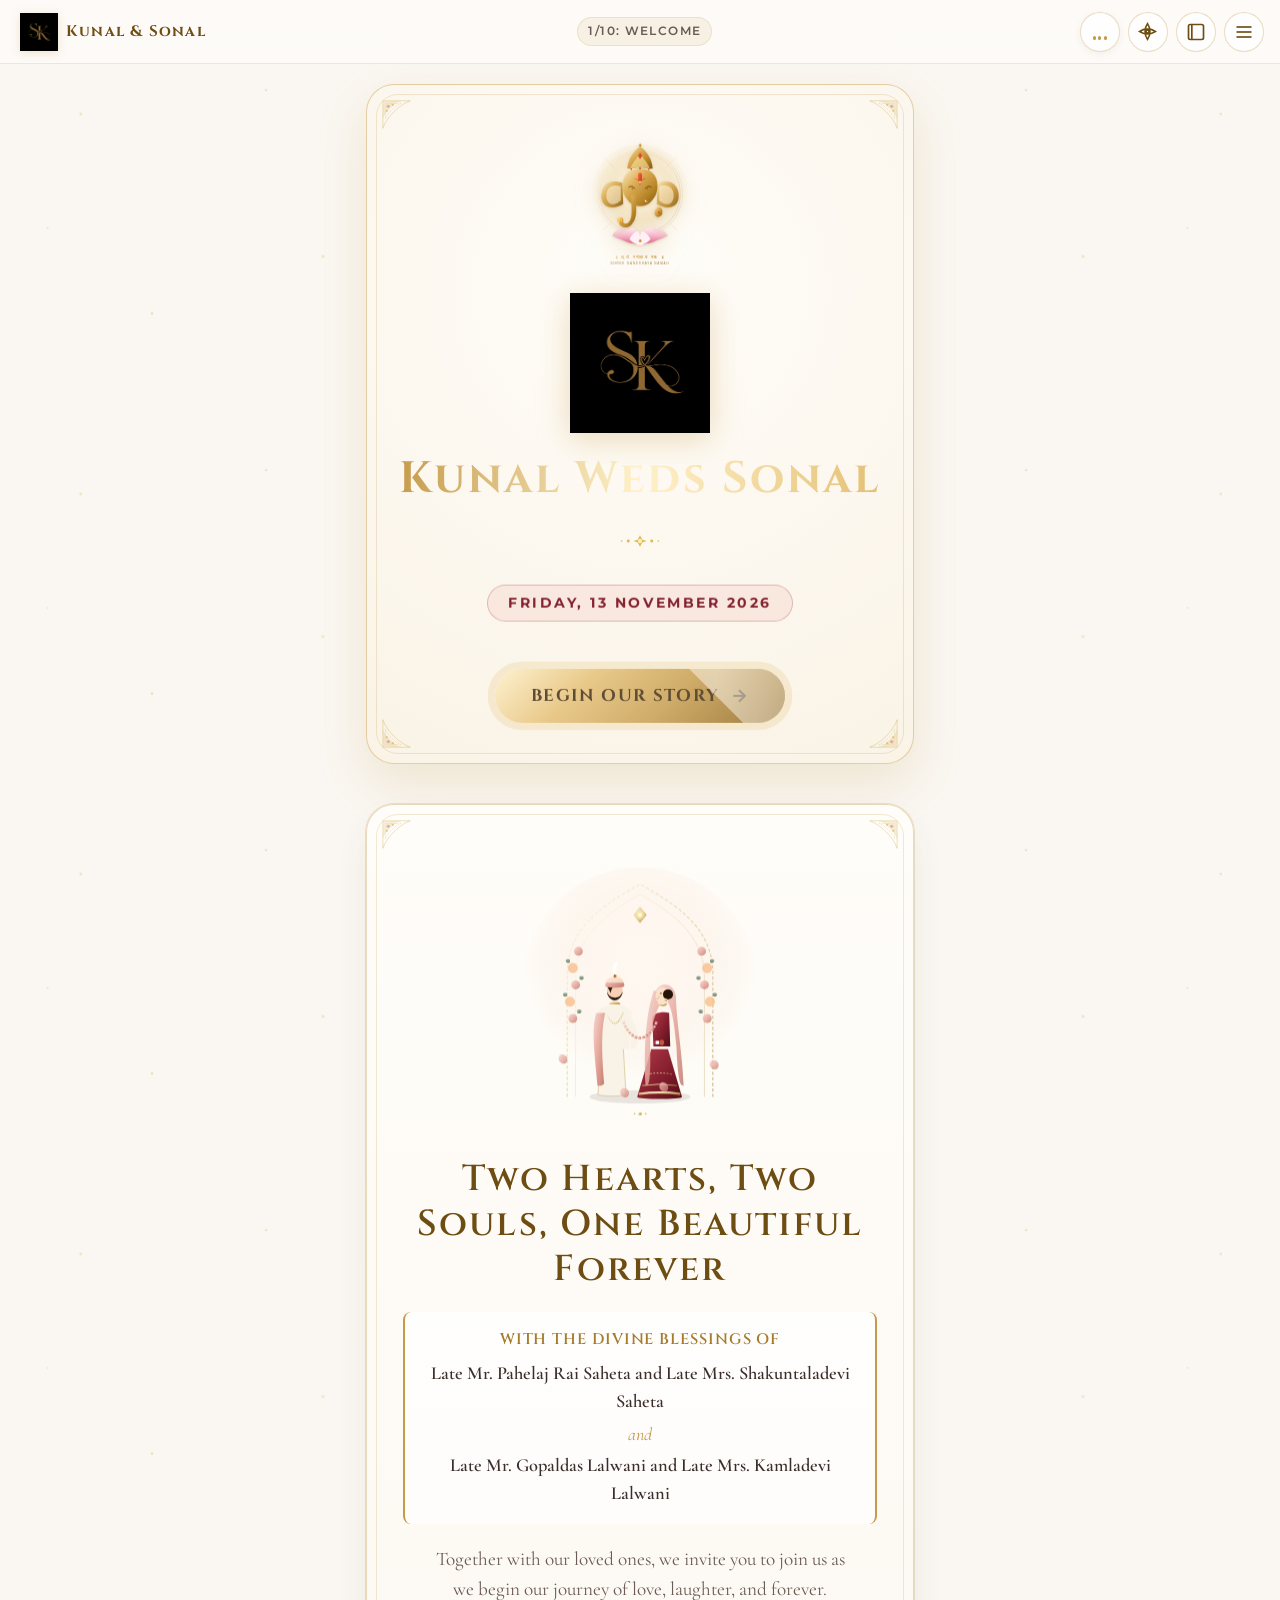
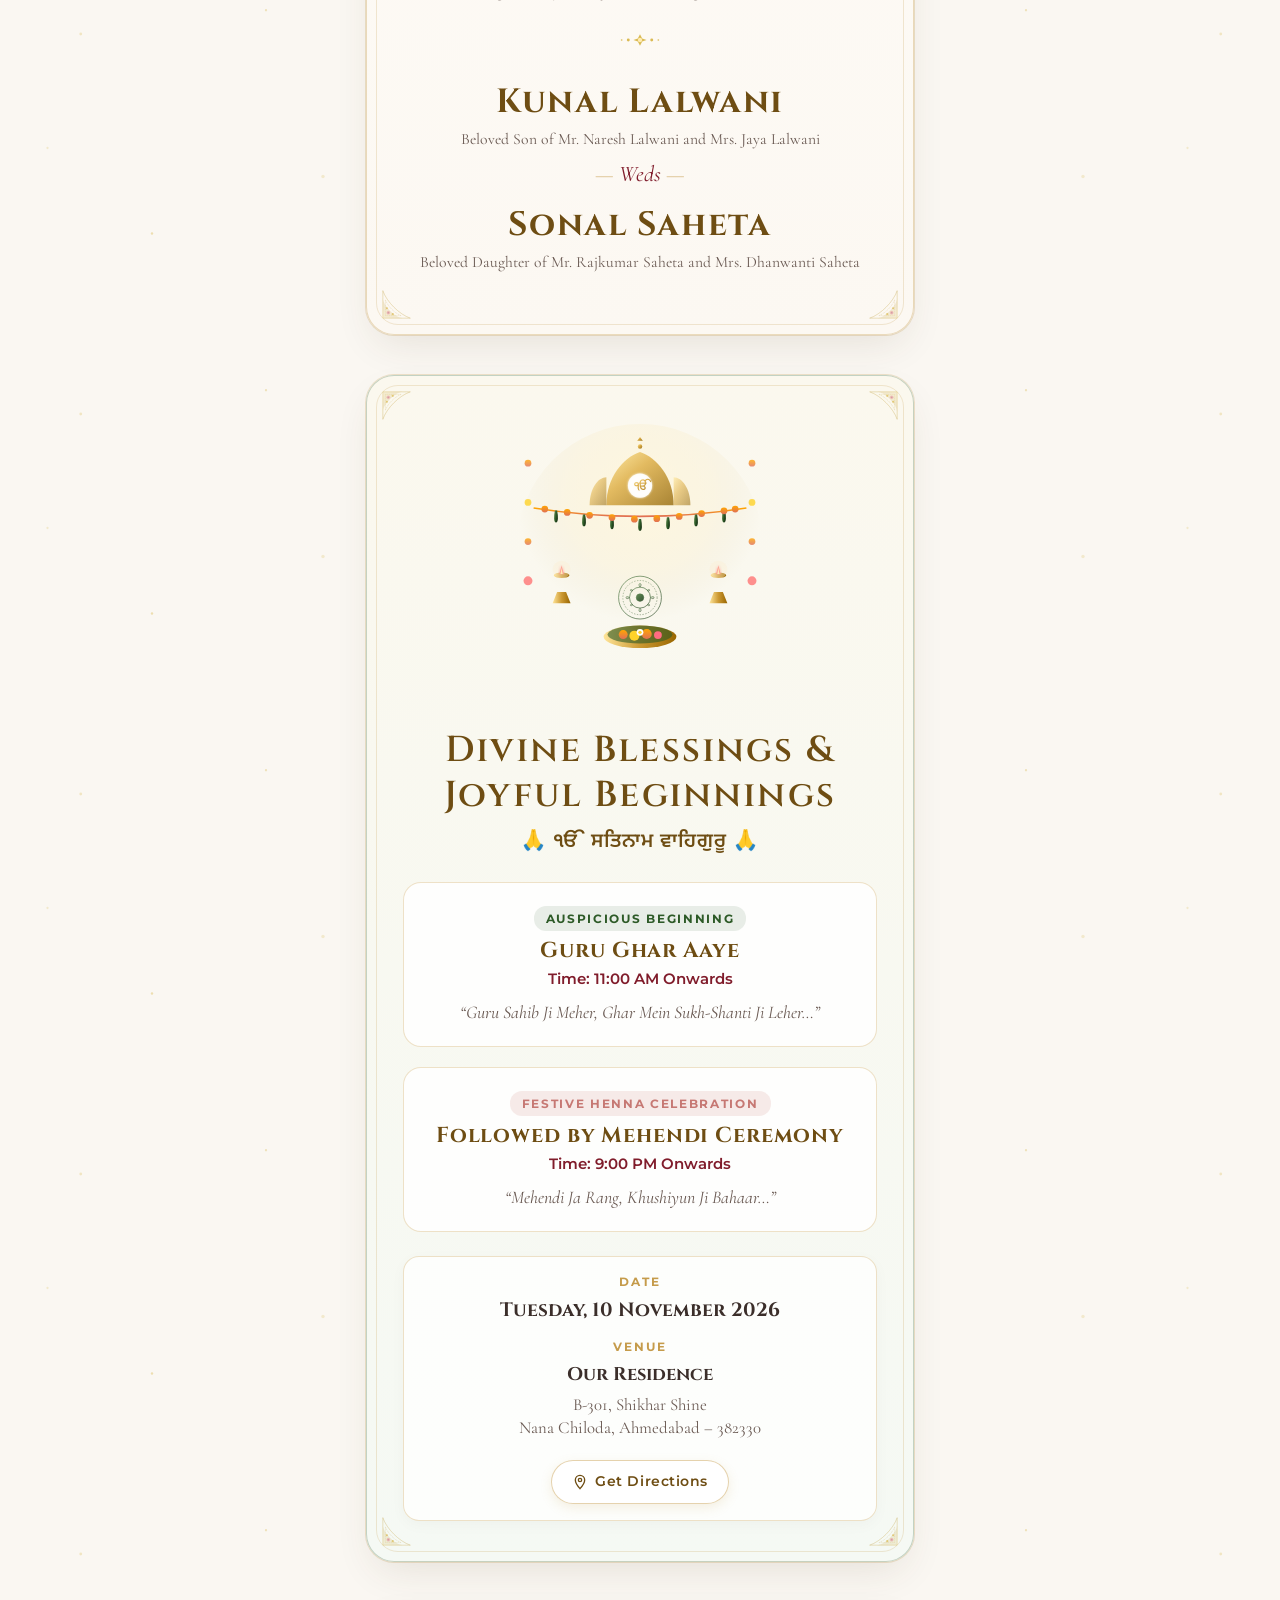
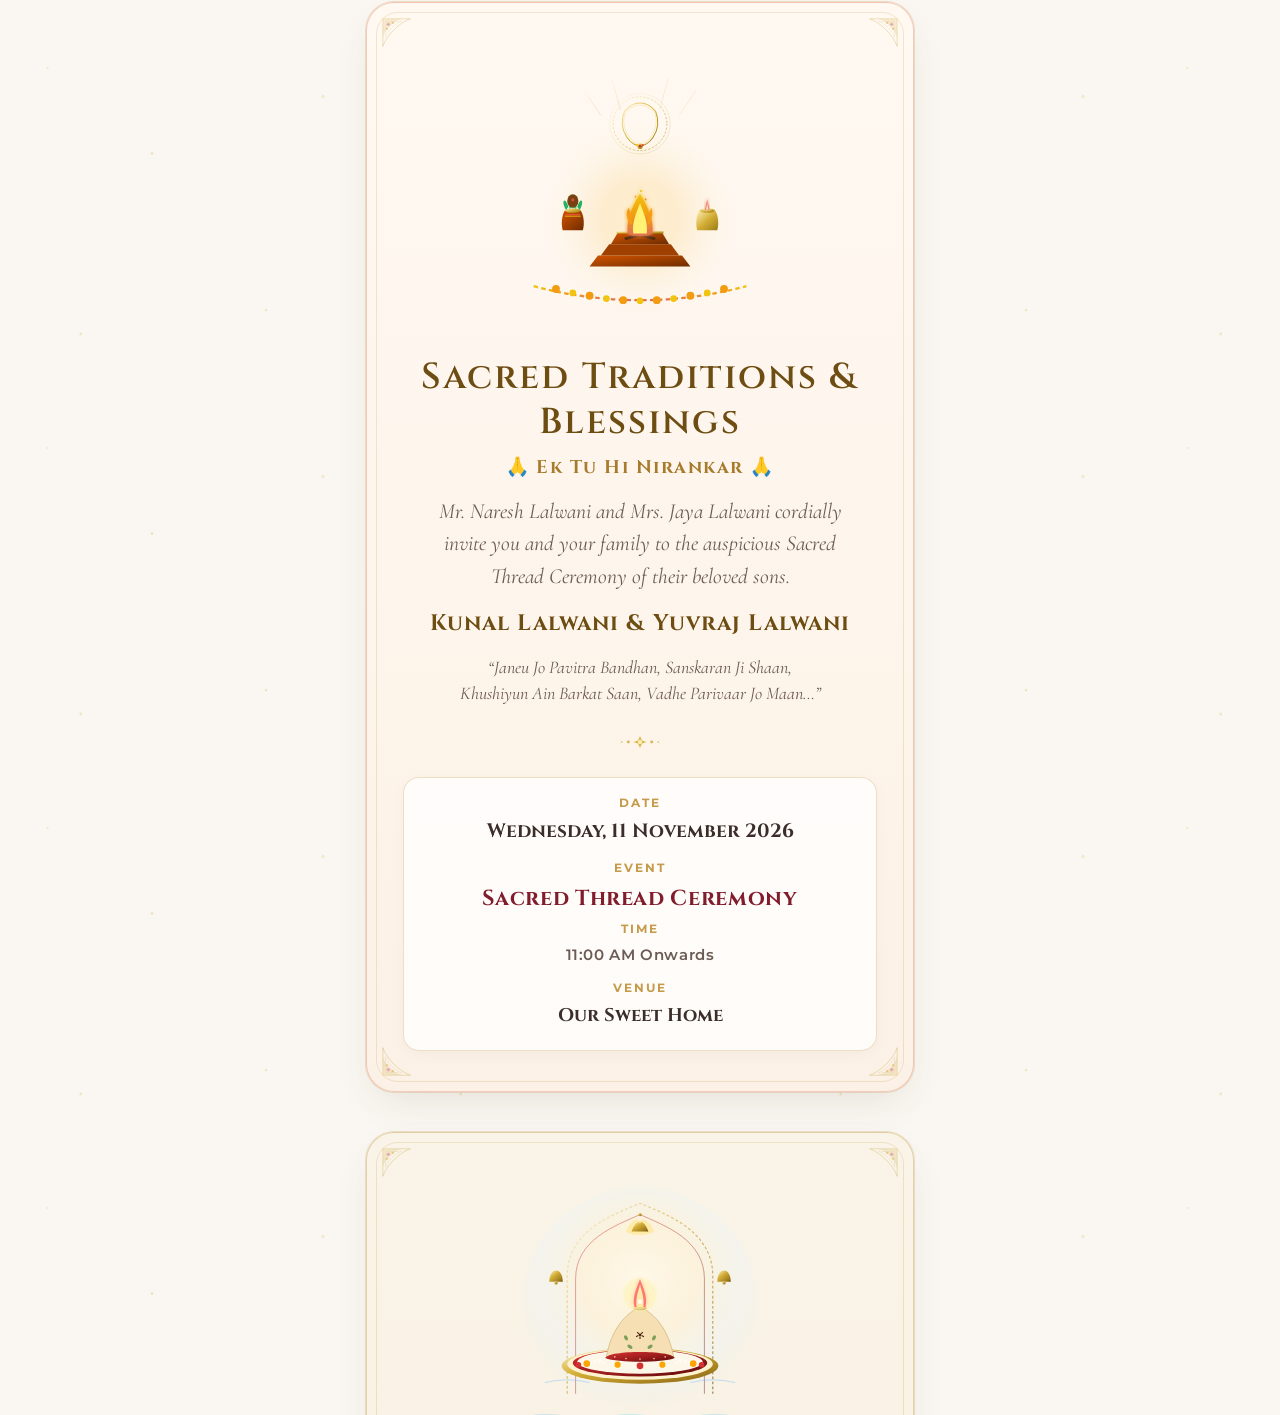
<file: index.html>
<!DOCTYPE html>
<html lang="en">
<head>
  <meta charset="UTF-8">
  <meta name="viewport" content="width=device-width, initial-scale=1.0">
  <meta http-equiv="refresh" content="0; url=Wedding%20invitation/">
  <title>Kunal Weds Sonal</title>
</head>
<body>
  <p>Opening the wedding invitation...</p>
  <p>
    If it doesn't open automatically,
    <a href="Wedding%20invitation/">click here</a>.
  </p>
</body>
</html>
</file>
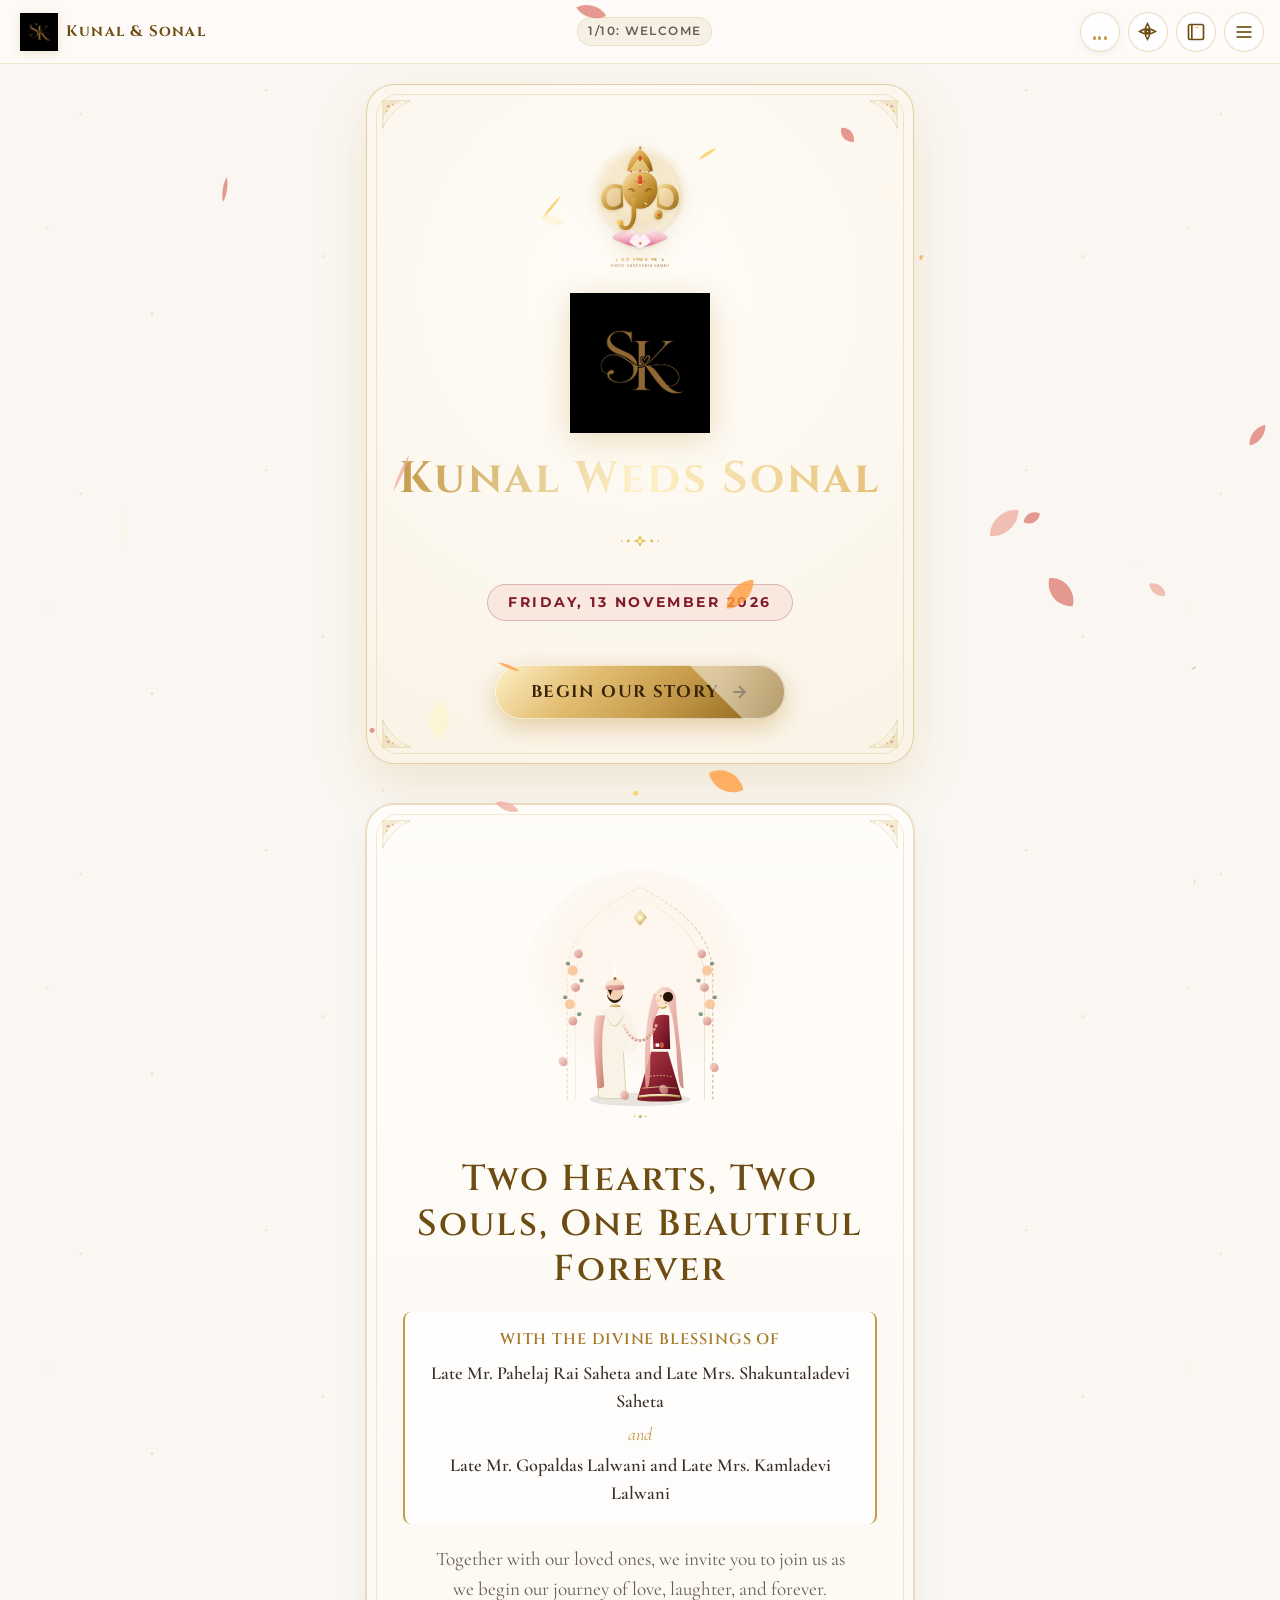
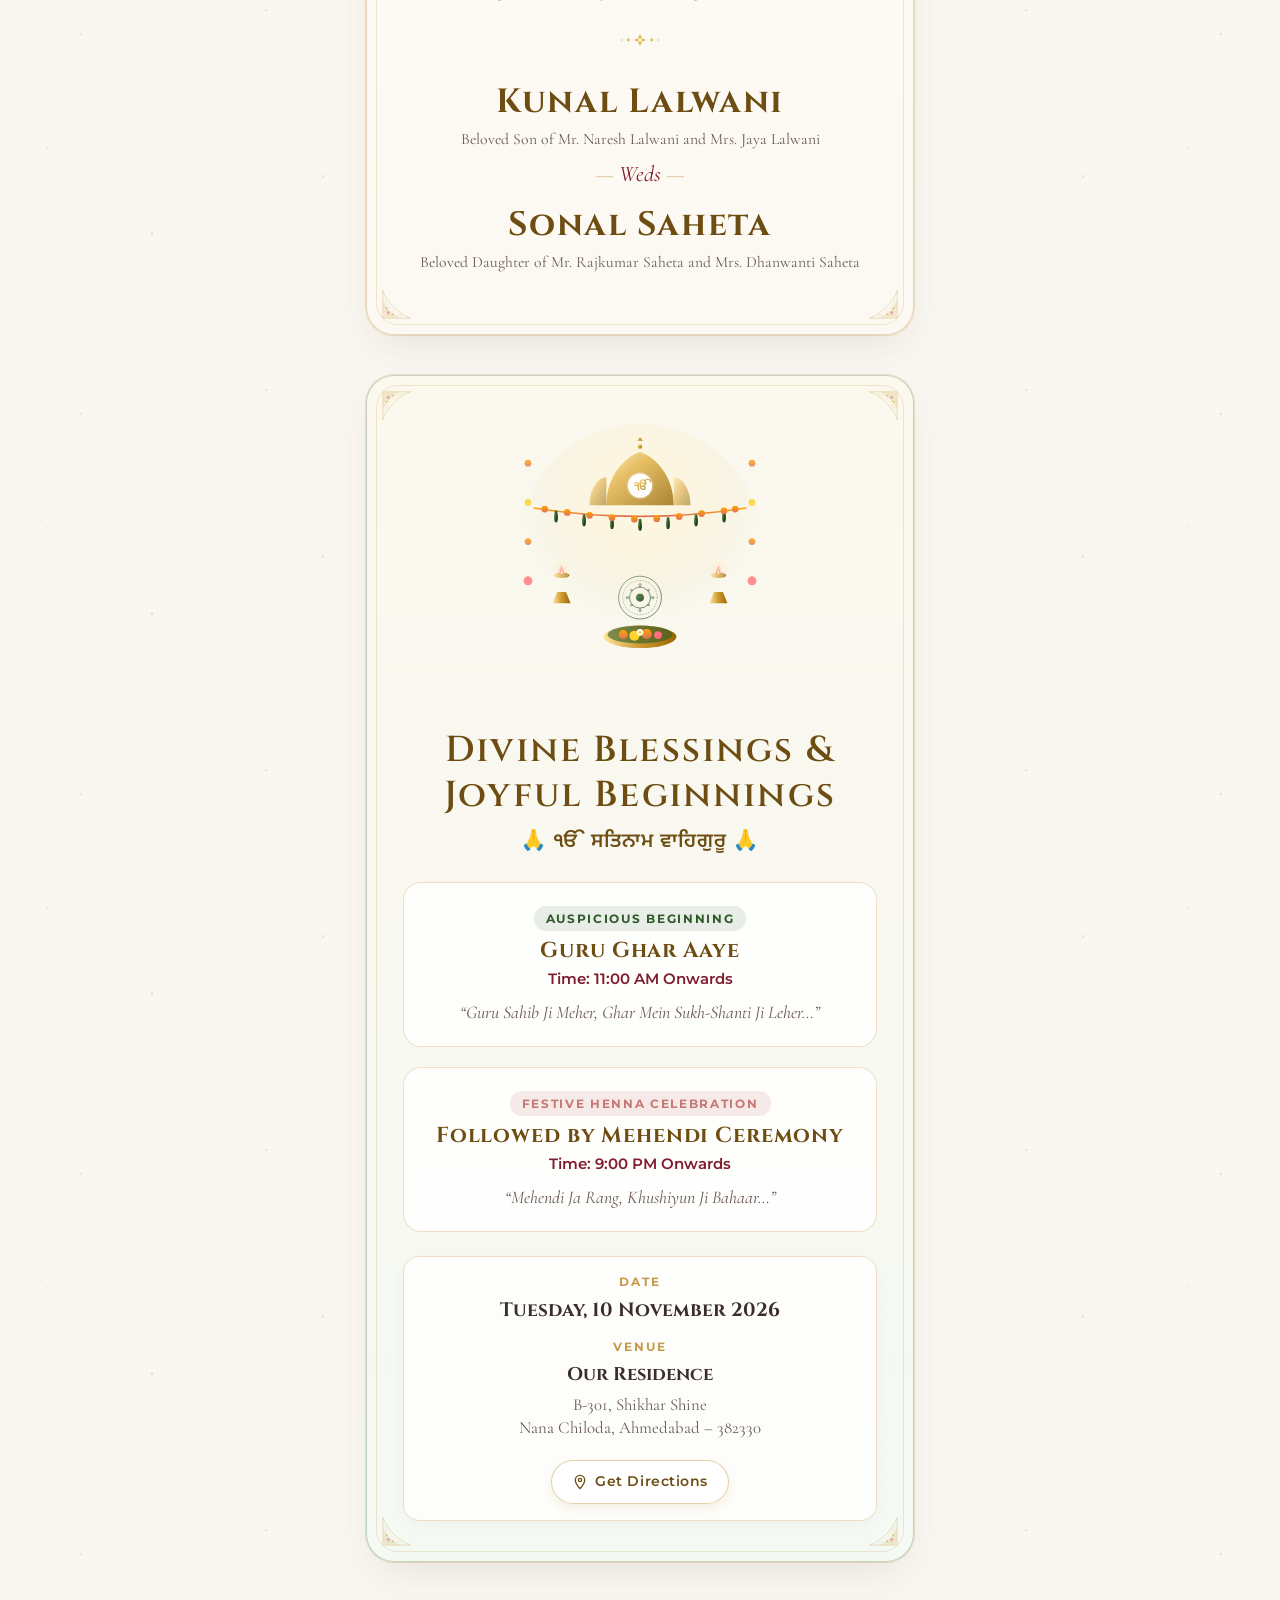
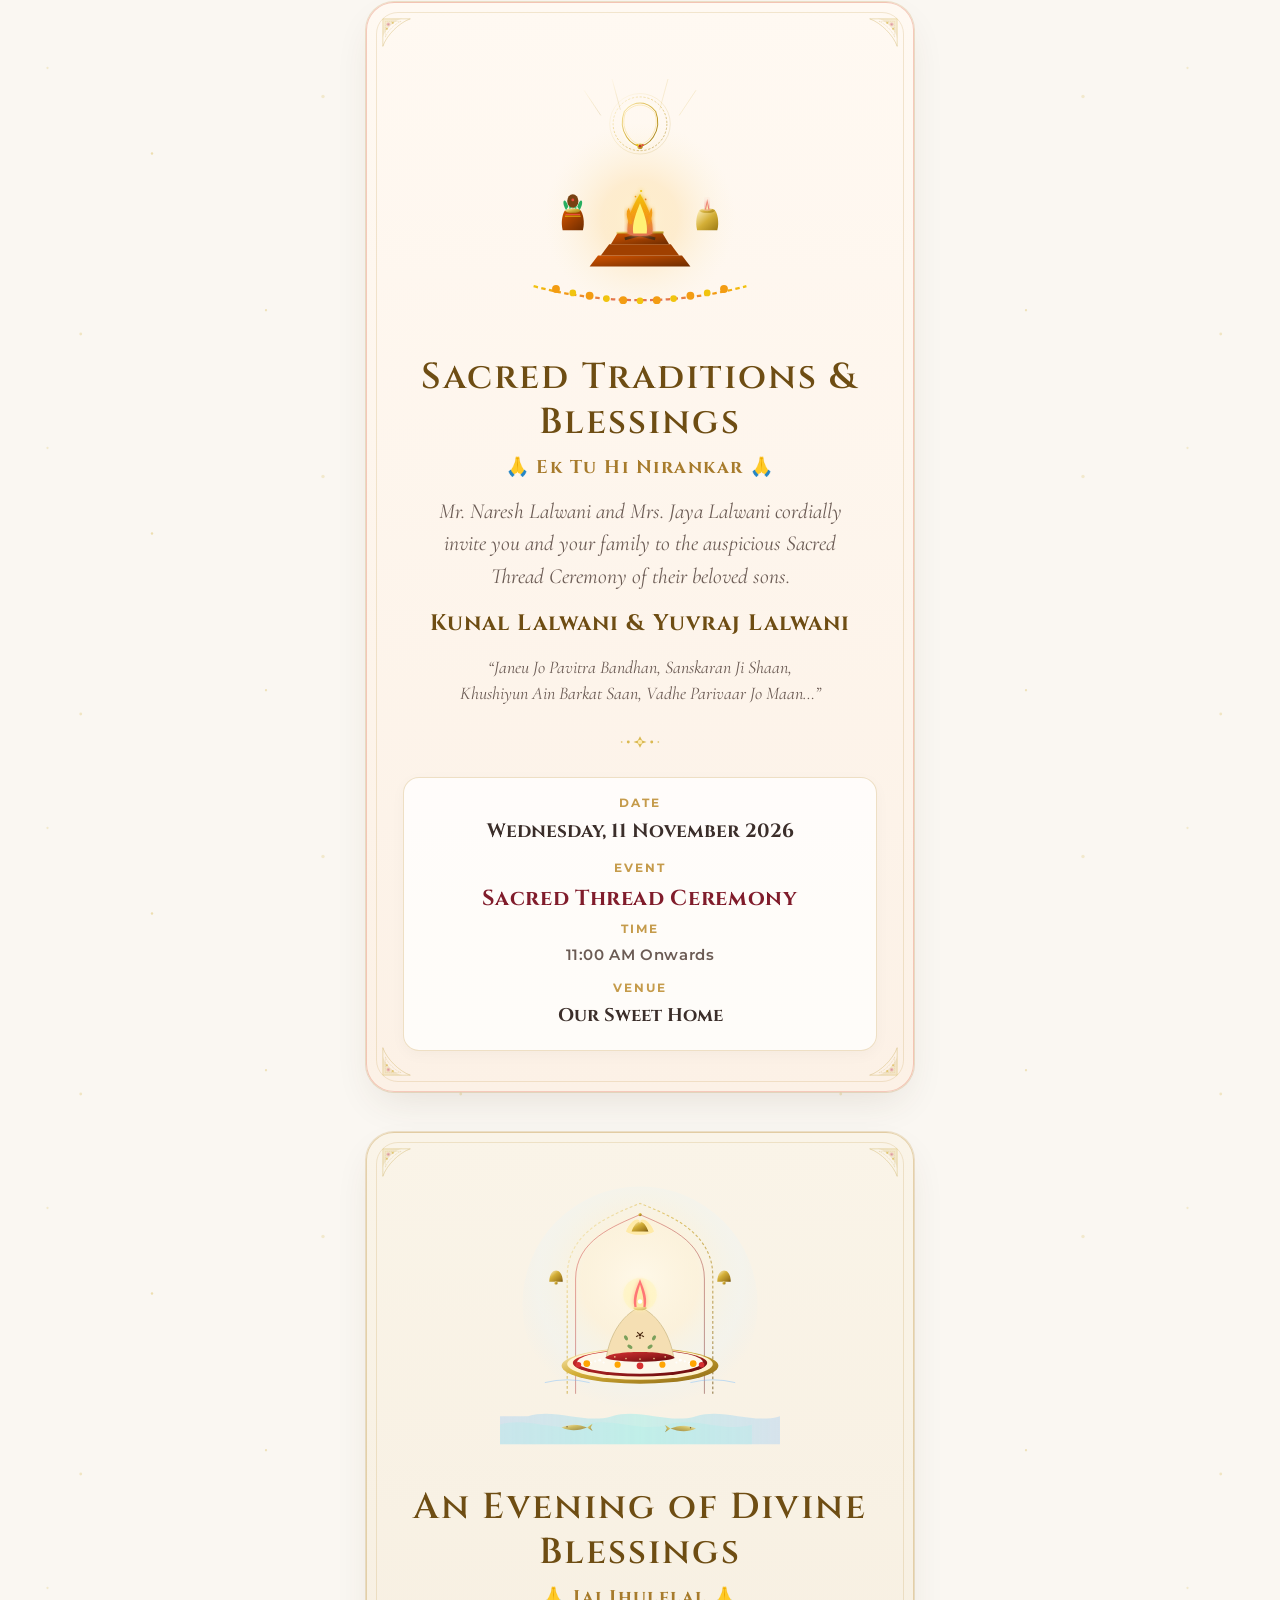
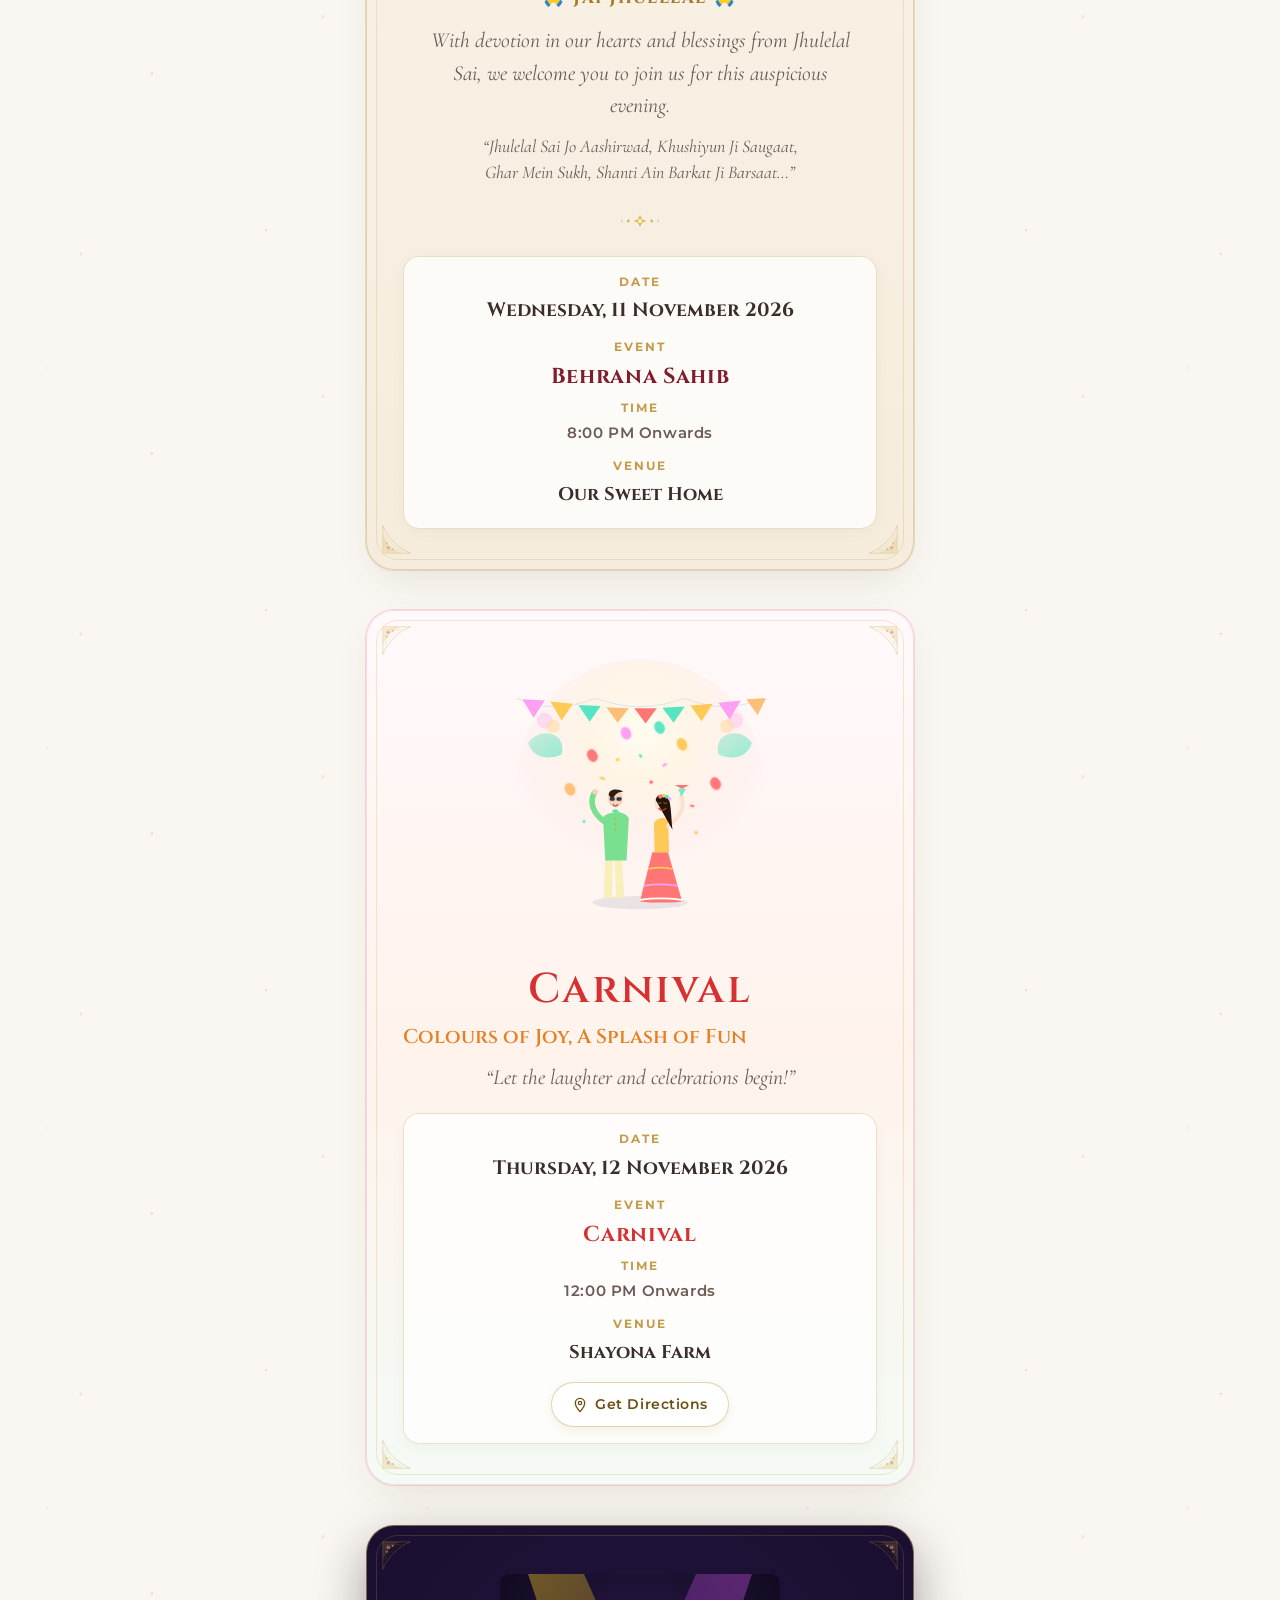
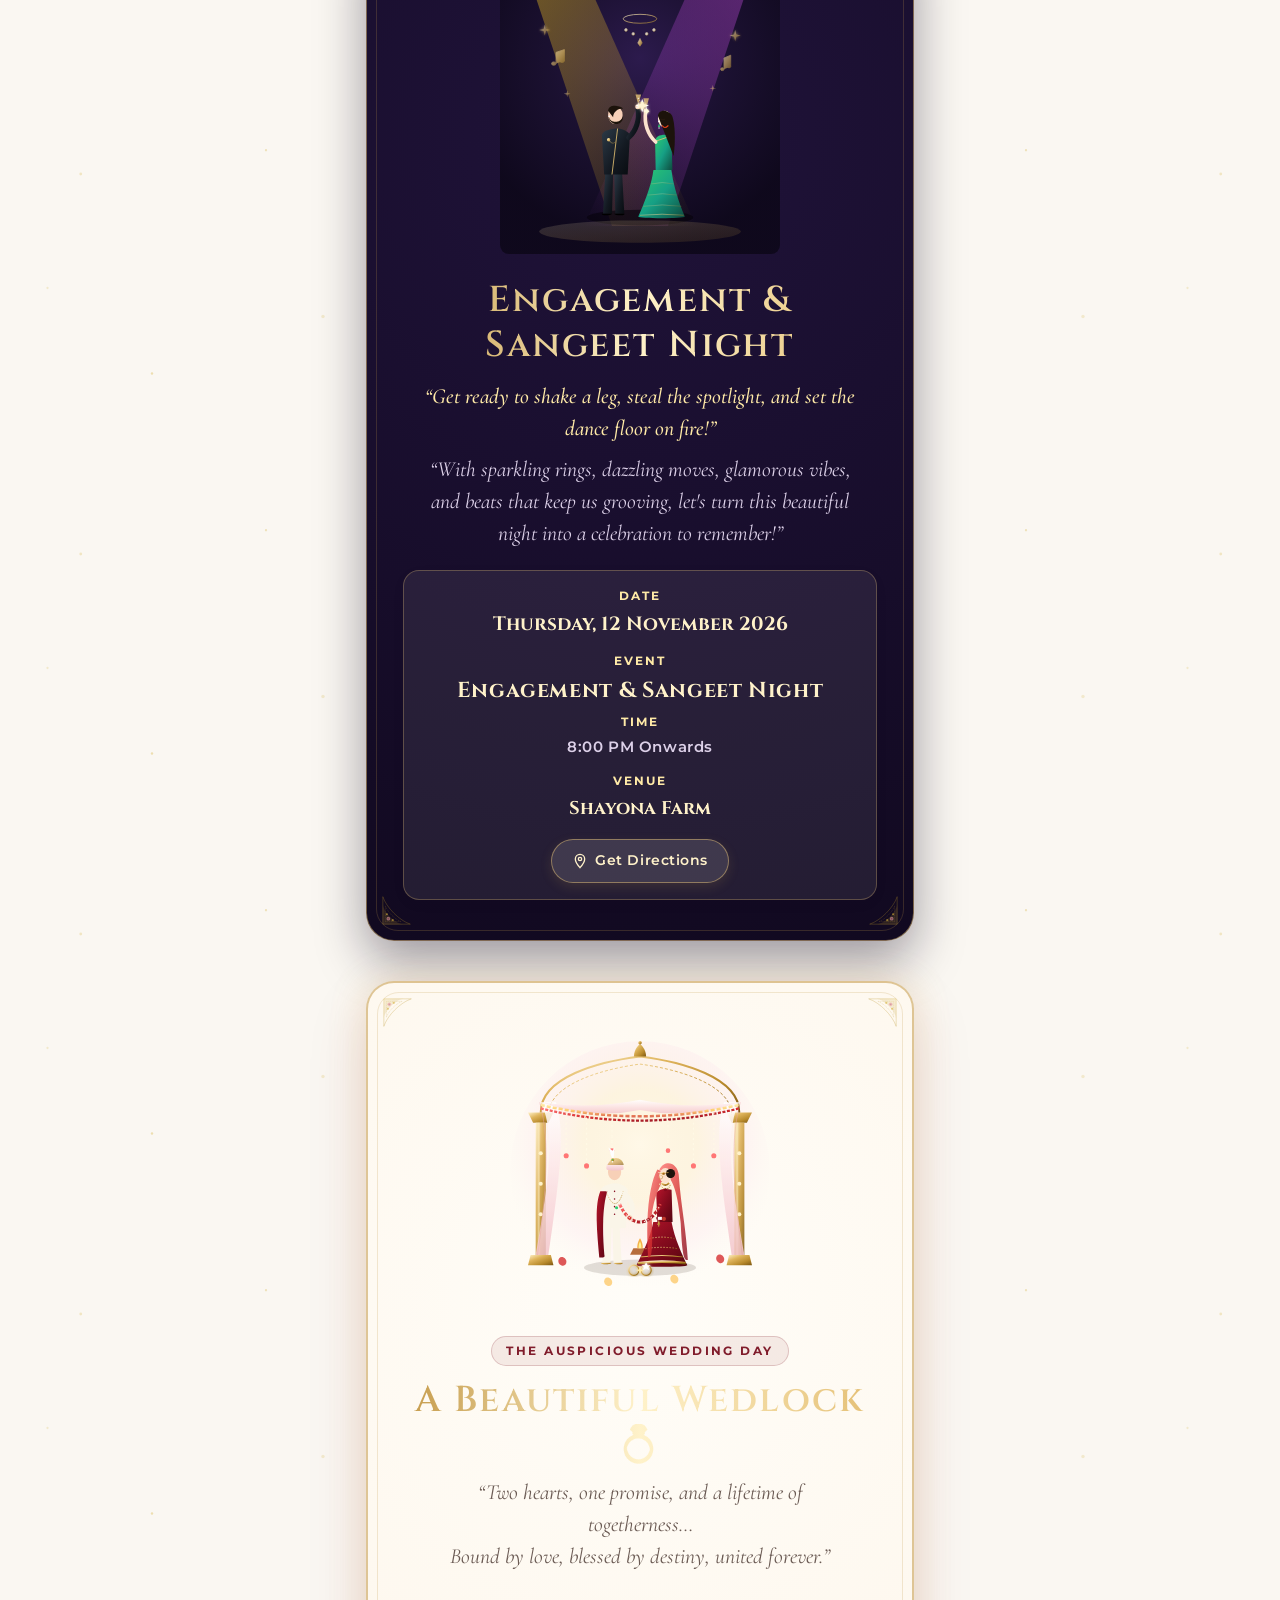
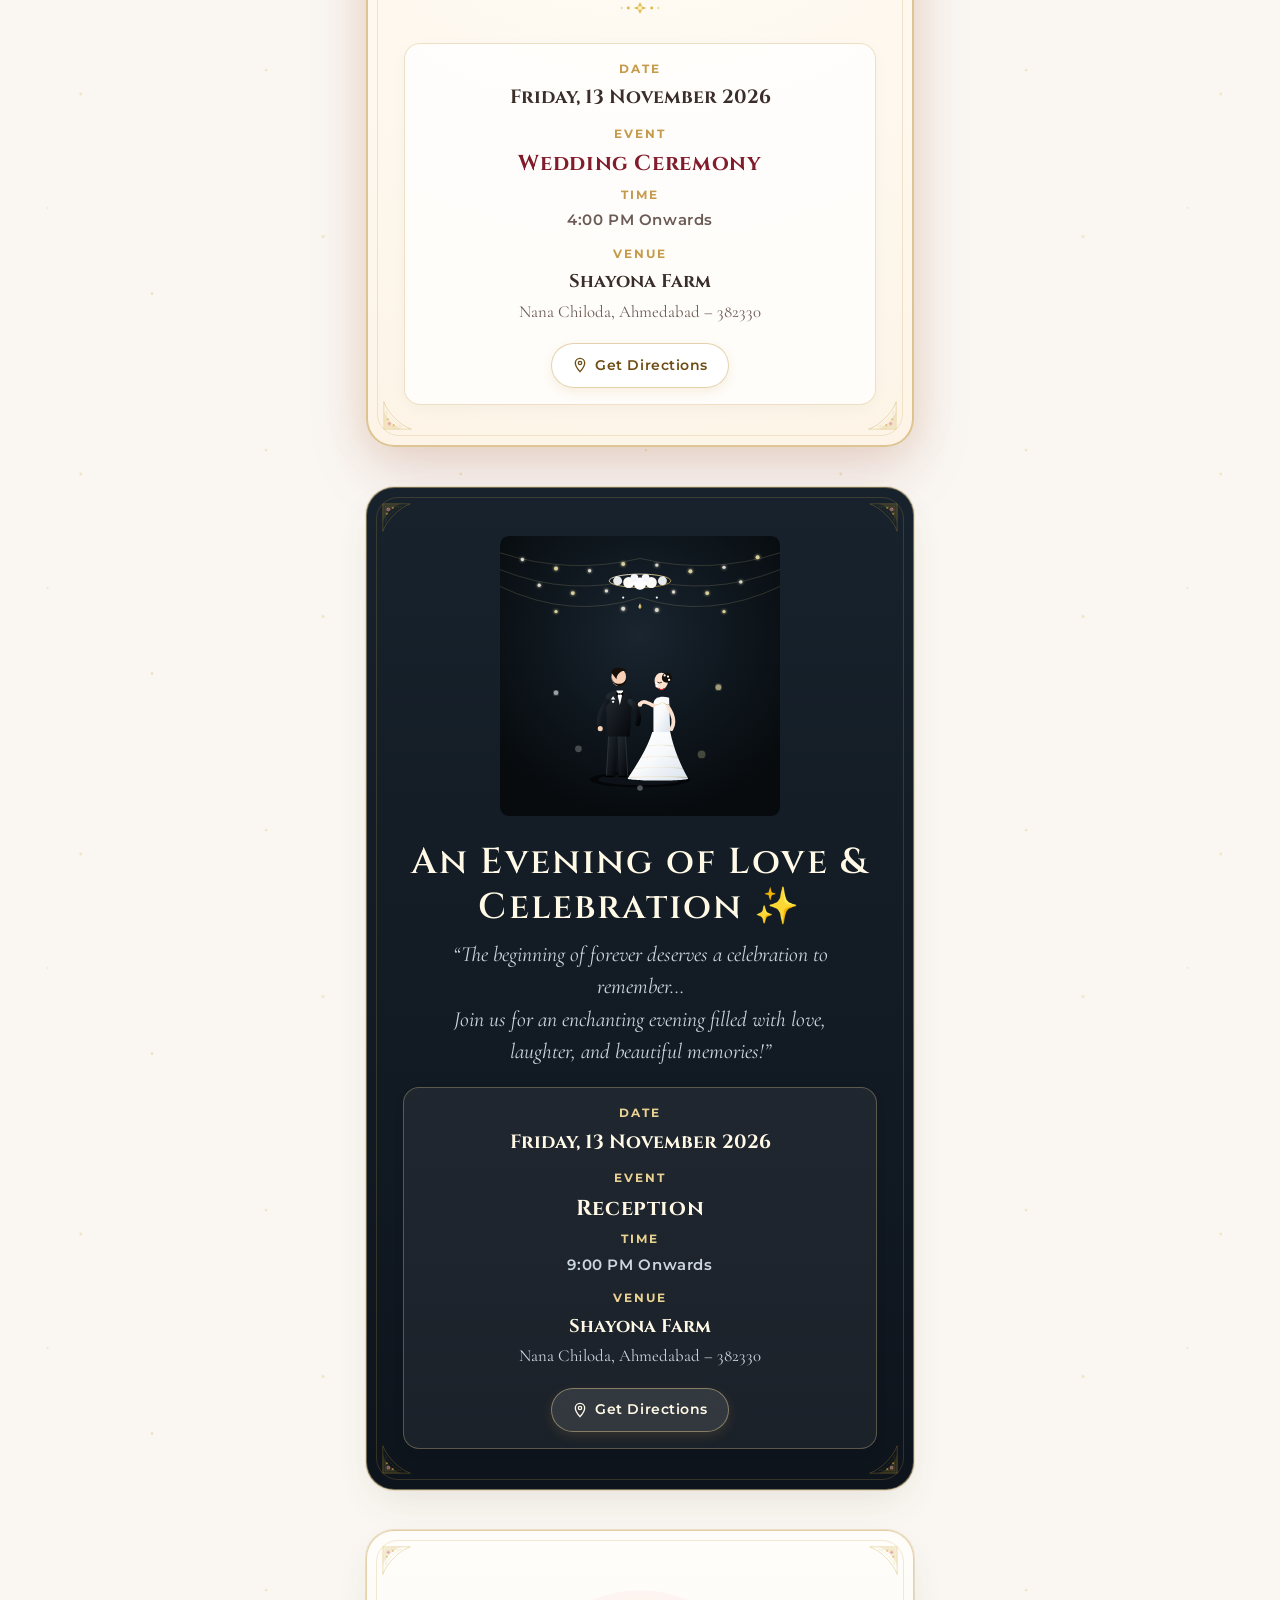
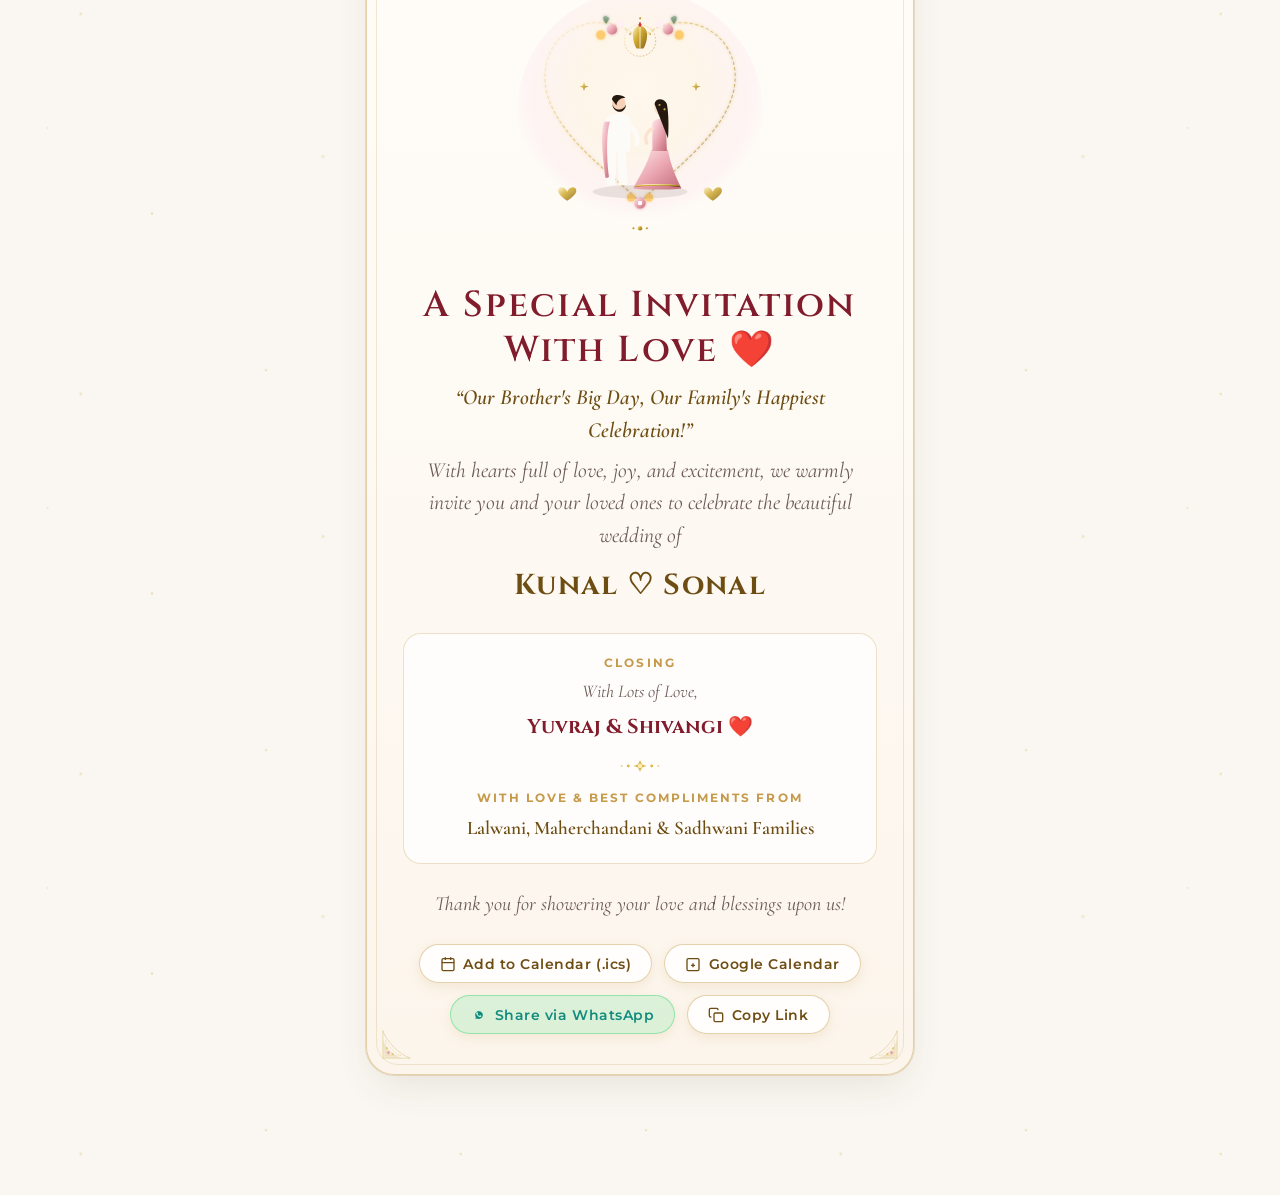
<file: Wedding invitation/index.html>
<!DOCTYPE html>
<html lang="en">
<head>
  <meta charset="UTF-8">
  <meta name="viewport" content="width=device-width, initial-scale=1.0, maximum-scale=5.0">
  <title>Kunal Weds Sonal — Royal Wedding Invitation | 13 November 2026</title>
  <meta name="description" content="You are cordially invited to celebrate the wedding celebrations of Kunal Lalwani & Sonal Saheta on 10–13 November 2026 in Ahmedabad.">
  <meta name="theme-color" content="#FAF8F5">

  <!-- OpenGraph / Social Sharing Metadata -->
  <meta property="og:title" content="Kunal Weds Sonal — Wedding Invitation">
  <meta property="og:description" content="Two Hearts, Two Souls, One Beautiful Forever. Join us as Kunal Lalwani & Sonal Saheta unite in holy matrimony on 13 November 2026.">
  <meta property="og:image" content="assets/logo/sk-monogram.svg">
  <meta property="og:type" content="website">

  <!-- Favicon -->
  <link rel="icon" type="image/svg+xml" href="assets/logo/sk-monogram.svg">

  <!-- Stylesheets -->
  <link rel="stylesheet" href="css/variables.css">
  <link rel="stylesheet" href="css/typography.css">
  <link rel="stylesheet" href="css/layout.css">
  <link rel="stylesheet" href="css/components.css">
  <link rel="stylesheet" href="css/sections.css">
  <link rel="stylesheet" href="css/animations.css">
</head>
<body>

  <!-- Floating Falling Petals Canvas -->
  <canvas id="petalsCanvas"></canvas>

  <div class="invitation-app">

    <!-- Sticky Luxury Header -->
    <header class="sticky-header" id="stickyHeader">
      <div class="scroll-progress-line" id="scrollProgressBar"></div>

      <!-- Left: SK Monogram Brand Badge -->
      <div class="header-left">
        <button class="header-monogram-btn" id="headerHomeBtn" aria-label="Go to top">
          <img src="assets/logo/sk-monogram.png" onerror="this.onerror=null; this.src='assets/logo/sk-monogram.svg';" alt="SK Monogram" class="header-logo-icon">
          <span class="header-title-text">Kunal &amp; Sonal</span>
        </button>
      </div>

      <!-- Center: Current Chapter Badge -->
      <div class="header-chapter-badge" id="headerChapterBadge">
        1/10: Welcome
      </div>

      <!-- Right: Action Controls -->
      <div class="header-right">
        <!-- Ambient Music Toggle -->
        <button class="music-control-btn" id="musicToggleBtn" aria-label="Play Wedding Music" title="Play Ambient Shehnai &amp; Sitar Music">
          <div class="equalizer-wave">
            <span class="eq-bar"></span>
            <span class="eq-bar"></span>
            <span class="eq-bar"></span>
          </div>
        </button>

        <!-- Petal Shower Toggle -->
        <button class="petals-toggle-btn" id="petalsToggleBtn" aria-label="Toggle Flower Petals" title="Toggle Flower Petal Shower">
          <svg width="19" height="19" viewBox="0 0 24 24" fill="none" stroke="currentColor" stroke-width="2">
            <path d="M12 2C12 2 15 7 15 10C15 12.5 13.5 14 12 14C10.5 14 9 12.5 9 10C9 7 12 2 12 2Z"/>
            <path d="M22 12C22 12 17 15 14 15C11.5 15 10 13.5 10 12C10 10.5 11.5 9 14 9C17 9 22 12 22 12Z"/>
            <path d="M12 22C12 22 9 17 9 14C9 11.5 10.5 10 12 10C13.5 10 15 11.5 15 14C15 17 12 22 12 22Z"/>
            <path d="M2 12C2 12 7 9 10 9C12.5 9 14 10.5 14 12C14 13.5 12.5 15 10 15C7 15 2 12 2 12Z"/>
          </svg>
        </button>

        <!-- View Mode Switcher (Storybook vs Continuous Scroll) -->
        <button class="view-mode-btn" id="viewModeBtn" aria-label="Switch View Mode" title="Switch to Storybook Card Mode">
          <svg width="20" height="20" viewBox="0 0 24 24" fill="none" stroke="currentColor" stroke-width="2">
            <rect x="3" y="3" width="18" height="18" rx="2"/>
            <path d="M7 3v18"/>
          </svg>
        </button>

        <!-- Event Menu Drawer Trigger -->
        <button class="menu-toggle-btn" id="menuToggleBtn" aria-label="Open Event Menu" title="View All Events">
          <svg width="20" height="20" viewBox="0 0 24 24" fill="none" stroke="currentColor" stroke-width="2">
            <line x1="3" y1="12" x2="21" y2="12"/>
            <line x1="3" y1="6" x2="21" y2="6"/>
            <line x1="3" y1="18" x2="21" y2="18"/>
          </svg>
        </button>
      </div>
    </header>

    <!-- Navigation Drawer Modal -->
    <div class="drawer-backdrop" id="drawerBackdrop"></div>
    <aside class="nav-drawer" id="navDrawer" aria-label="Event Menu">
      <div class="drawer-header">
        <h2 class="drawer-title">Wedding Itinerary</h2>
        <button class="drawer-close-btn" id="drawerCloseBtn" aria-label="Close menu">&times;</button>
      </div>
      <ul class="drawer-events-list">
        <li class="drawer-event-item">
          <a href="#section-welcome" class="drawer-event-link" data-target="section-welcome">
            <span class="drawer-event-num">1</span>
            <div class="drawer-event-details">
              <span class="drawer-event-name">Welcome Screen</span>
              <span class="drawer-event-date">Lord Ganesh &amp; SK Monogram</span>
            </div>
          </a>
        </li>
        <li class="drawer-event-item">
          <a href="#section-invitation" class="drawer-event-link" data-target="section-invitation">
            <span class="drawer-event-num">2</span>
            <div class="drawer-event-details">
              <span class="drawer-event-name">The Wedding Invitation</span>
              <span class="drawer-event-date">Family Blessings</span>
            </div>
          </a>
        </li>
        <li class="drawer-event-item">
          <a href="#section-guru-ghar" class="drawer-event-link" data-target="section-guru-ghar">
            <span class="drawer-event-num">3</span>
            <div class="drawer-event-details">
              <span class="drawer-event-name">Guru Ghar &amp; Mehendi</span>
              <span class="drawer-event-date">Tue, 10 Nov 2026 • 11:00 AM &amp; 9:00 PM</span>
            </div>
          </a>
        </li>
        <li class="drawer-event-item">
          <a href="#section-sacred-thread" class="drawer-event-link" data-target="section-sacred-thread">
            <span class="drawer-event-num">4</span>
            <div class="drawer-event-details">
              <span class="drawer-event-name">Sacred Thread Ceremony</span>
              <span class="drawer-event-date">Wed, 11 Nov 2026 • 11:00 AM Onwards</span>
            </div>
          </a>
        </li>
        <li class="drawer-event-item">
          <a href="#section-behrana-sahib" class="drawer-event-link" data-target="section-behrana-sahib">
            <span class="drawer-event-num">5</span>
            <div class="drawer-event-details">
              <span class="drawer-event-name">Behrana Sahib</span>
              <span class="drawer-event-date">Wed, 11 Nov 2026 • 8:00 PM Onwards</span>
            </div>
          </a>
        </li>
        <li class="drawer-event-item">
          <a href="#section-carnival" class="drawer-event-link" data-target="section-carnival">
            <span class="drawer-event-num">6</span>
            <div class="drawer-event-details">
              <span class="drawer-event-name">Carnival</span>
              <span class="drawer-event-date">Thu, 12 Nov 2026 • 12:00 PM Onwards</span>
            </div>
          </a>
        </li>
        <li class="drawer-event-item">
          <a href="#section-sangeet" class="drawer-event-link" data-target="section-sangeet">
            <span class="drawer-event-num">7</span>
            <div class="drawer-event-details">
              <span class="drawer-event-name">Engagement &amp; Sangeet</span>
              <span class="drawer-event-date">Thu, 12 Nov 2026 • 8:00 PM Onwards</span>
            </div>
          </a>
        </li>
        <li class="drawer-event-item">
          <a href="#section-wedding" class="drawer-event-link" data-target="section-wedding">
            <span class="drawer-event-num">8</span>
            <div class="drawer-event-details">
              <span class="drawer-event-name">The Wedding Ceremony</span>
              <span class="drawer-event-date">Fri, 13 Nov 2026 • 4:00 PM Onwards</span>
            </div>
          </a>
        </li>
        <li class="drawer-event-item">
          <a href="#section-reception" class="drawer-event-link" data-target="section-reception">
            <span class="drawer-event-num">9</span>
            <div class="drawer-event-details">
              <span class="drawer-event-name">The Reception</span>
              <span class="drawer-event-date">Fri, 13 Nov 2026 • 9:00 PM Onwards</span>
            </div>
          </a>
        </li>
        <li class="drawer-event-item">
          <a href="#section-family" class="drawer-event-link" data-target="section-family">
            <span class="drawer-event-num">10</span>
            <div class="drawer-event-details">
              <span class="drawer-event-name">Special Invitation With Love</span>
              <span class="drawer-event-date">From Yuvraj &amp; Shivangi</span>
            </div>
          </a>
        </li>
      </ul>

      <!-- Quick Action in Drawer -->
      <div style="margin-top: 1rem; display: flex; flex-direction: column; gap: 0.5rem;">
        <button class="btn-action-gold btn-calendar-ics" style="width: 100%;">
          📅 Save All Events to Calendar (.ics)
        </button>
        <button class="btn-action-gold btn-whatsapp-trigger" style="width: 100%;">
          💬 Share Invitation via WhatsApp
        </button>
      </div>
    </aside>

    <!-- Main Content Container -->
    <main class="story-container" id="storyContainer">

      <!-- ========================================== -->
      <!-- PAGE 1 — THE WELCOME SCREEN               -->
      <!-- ========================================== -->
      <section class="invitation-section" id="section-welcome" data-chapter="0">
        <!-- Corner Flourishes -->
        <img src="assets/illustrations/floral-corner.svg" alt="" class="corner-flourish corner-top-left">
        <img src="assets/illustrations/floral-corner.svg" alt="" class="corner-flourish corner-top-right">
        <img src="assets/illustrations/floral-corner.svg" alt="" class="corner-flourish corner-bottom-left">
        <img src="assets/illustrations/floral-corner.svg" alt="" class="corner-flourish corner-bottom-right">

        <!-- 1. Lord Ganesh Ji Illustration at Top -->
        <div class="welcome-ganesh-wrap anim-fade-up delay-1">
          <img src="assets/illustrations/ganesh-blessing.svg" alt="Lord Shree Ganesh" class="welcome-ganesh-img float-slow">
        </div>

        <!-- 2. SK Gold Monogram Logo -->
        <div class="monogram-container anim-fade-up delay-2">
          <img src="assets/logo/sk-monogram.png" onerror="this.onerror=null; this.src='assets/logo/sk-monogram.svg';" alt="SK Gold Monogram" class="monogram-logo">
        </div>

        <!-- 3. Title: Kunal Weds Sonal -->
        <h1 class="welcome-title-main anim-fade-up delay-3 gold-shimmer">
          Kunal Weds Sonal
        </h1>

        <!-- Floral Arch Divider -->
        <div class="divider-ornament anim-fade-up delay-3">
          <img src="assets/illustrations/ornamental-divider.svg" alt="">
        </div>

        <!-- 4. Wedding Date -->
        <div class="anim-fade-up delay-4">
          <span class="welcome-date-badge">
            Friday, 13 November 2026
          </span>
        </div>

        <!-- 5. Enter Invitation Action -->
        <div class="anim-fade-up delay-5" style="margin-top: 1rem;">
          <button class="btn-enter-invitation pulse-ring" id="enterInvitationBtn">
            <span>Begin Our Story</span>
            <svg width="20" height="20" viewBox="0 0 24 24" fill="none" stroke="currentColor" stroke-width="2.5">
              <path d="M5 12h14M12 5l7 7-7 7"/>
            </svg>
          </button>
        </div>
      </section>

      <!-- ========================================== -->
      <!-- PAGE 2 — THE WEDDING INVITATION           -->
      <!-- ========================================== -->
      <section class="invitation-section" id="section-invitation" data-chapter="1">
        <img src="assets/illustrations/floral-corner.svg" alt="" class="corner-flourish corner-top-left">
        <img src="assets/illustrations/floral-corner.svg" alt="" class="corner-flourish corner-top-right">
        <img src="assets/illustrations/floral-corner.svg" alt="" class="corner-flourish corner-bottom-left">
        <img src="assets/illustrations/floral-corner.svg" alt="" class="corner-flourish corner-bottom-right">

        <!-- Illustration: Traditional Indian Couple -->
        <div class="section-illustration-wrapper">
          <img src="assets/illustrations/wedding-invitation-couple.svg" alt="Kunal &amp; Sonal Traditional Couple Portrait" class="section-illustration float-slow">
        </div>

        <!-- Heading -->
        <h2 class="title-section" style="margin-bottom: 0.75rem;">
          Two Hearts, Two Souls, One Beautiful Forever
        </h2>

        <!-- Family Blessings Block -->
        <div class="blessings-card">
          <p class="blessings-intro">With the divine blessings of</p>
          <p class="grandparents-names">Late Mr. Pahelaj Rai Saheta and Late Mrs. Shakuntaladevi Saheta</p>
          <p class="grandparents-and">and</p>
          <p class="grandparents-names">Late Mr. Gopaldas Lalwani and Late Mrs. Kamladevi Lalwani</p>
        </div>

        <!-- Invitation Body Text -->
        <p class="invitation-body-text">
          Together with our loved ones, we invite you to join us as we begin our journey of love, laughter, and forever.
        </p>

        <div class="divider-ornament">
          <img src="assets/illustrations/ornamental-divider.svg" alt="">
        </div>

        <!-- The Couple Names -->
        <div class="couple-names-block">
          <div class="groom-name">Kunal Lalwani</div>
          <p class="parentage-line">Beloved Son of Mr. Naresh Lalwani and Mrs. Jaya Lalwani</p>

          <div class="weds-divider">Weds</div>

          <div class="bride-name">Sonal Saheta</div>
          <p class="parentage-line">Beloved Daughter of Mr. Rajkumar Saheta and Mrs. Dhanwanti Saheta</p>
        </div>
      </section>

      <!-- ========================================== -->
      <!-- PAGE 3 — DIVINE BLESSINGS & JOYFUL BEGINNINGS -->
      <!-- ========================================== -->
      <section class="invitation-section" id="section-guru-ghar" data-chapter="2">
        <img src="assets/illustrations/floral-corner.svg" alt="" class="corner-flourish corner-top-left">
        <img src="assets/illustrations/floral-corner.svg" alt="" class="corner-flourish corner-top-right">
        <img src="assets/illustrations/floral-corner.svg" alt="" class="corner-flourish corner-bottom-left">
        <img src="assets/illustrations/floral-corner.svg" alt="" class="corner-flourish corner-bottom-right">

        <!-- Illustration -->
        <div class="section-illustration-wrapper">
          <img src="assets/illustrations/guru-ghar-mehendi.svg" alt="Guru Ghar and Mehendi Ceremony Scene" class="section-illustration">
        </div>

        <!-- Heading -->
        <h2 class="title-section">
          Divine Blessings &amp; Joyful Beginnings
        </h2>

        <!-- Religious Greeting -->
        <div class="religious-greeting gurmukhi-text" style="margin-top: 0.5rem;">
          🙏 ੴ ਸਤਿਨਾਮ ਵਾਹਿਗੁਰੂ 🙏
        </div>

        <!-- Dual Events Container -->
        <div class="dual-event-container">
          <!-- Event 1: Guru Ghar Aaye -->
          <div class="sub-event-card">
            <span class="sub-event-badge">Auspicious Beginning</span>
            <h3 class="sub-event-title">Guru Ghar Aaye</h3>
            <div class="sub-event-time">Time: 11:00 AM Onwards</div>
            <p class="ceremonial-quote">“Guru Sahib Ji Meher, Ghar Mein Sukh-Shanti Ji Leher…”</p>
          </div>

          <!-- Event 2: Followed by Mehendi Ceremony -->
          <div class="sub-event-card">
            <span class="sub-event-badge" style="color: #C67873; background: rgba(198, 120, 115, 0.15);">Festive Henna Celebration</span>
            <h3 class="sub-event-title">Followed by Mehendi Ceremony</h3>
            <div class="sub-event-time">Time: 9:00 PM Onwards</div>
            <p class="ceremonial-quote">“Mehendi Ja Rang, Khushiyun Ji Bahaar…”</p>
          </div>
        </div>

        <!-- Consistent Event Meta Block -->
        <div class="event-meta-block">
          <div class="meta-label">DATE</div>
          <div class="meta-date">Tuesday, 10 November 2026</div>

          <div class="meta-label">VENUE</div>
          <div class="meta-venue-name">Our Residence</div>
          <div class="meta-venue-address">
            B-301, Shikhar Shine<br>
            Nana Chiloda, Ahmedabad – 382330
          </div>

          <a href="https://www.google.com/maps/search/?api=1&query=B-301+Shikhar+Shine+Nana+Chiloda+Ahmedabad+382330" 
             target="_blank" rel="noopener noreferrer" class="btn-action-gold venue-directions-btn">
            <svg width="16" height="16" viewBox="0 0 24 24" fill="none" stroke="currentColor" stroke-width="2">
              <path d="M12 2C8.13 2 5 5.13 5 9c0 5.25 7 13 7 13s7-7.75 7-13c0-3.87-3.13-7-7-7z"/>
              <circle cx="12" cy="9" r="2.5"/>
            </svg>
            <span>Get Directions</span>
          </a>
        </div>
      </section>

      <!-- ========================================== -->
      <!-- PAGE 4 — SACRED TRADITIONS & BLESSINGS    -->
      <!-- ========================================== -->
      <section class="invitation-section" id="section-sacred-thread" data-chapter="3">
        <img src="assets/illustrations/floral-corner.svg" alt="" class="corner-flourish corner-top-left">
        <img src="assets/illustrations/floral-corner.svg" alt="" class="corner-flourish corner-top-right">
        <img src="assets/illustrations/floral-corner.svg" alt="" class="corner-flourish corner-bottom-left">
        <img src="assets/illustrations/floral-corner.svg" alt="" class="corner-flourish corner-bottom-right">

        <!-- Illustration -->
        <div class="section-illustration-wrapper">
          <img src="assets/illustrations/sacred-thread-ceremony.svg" alt="Sacred Thread Janeu Ceremony" class="section-illustration">
        </div>

        <!-- Heading -->
        <h2 class="title-section">
          Sacred Traditions &amp; Blessings
        </h2>

        <!-- Religious Greeting -->
        <div class="religious-greeting" style="margin-top: 0.5rem;">
          🙏 Ek Tu Hi Nirankar 🙏
        </div>

        <!-- Invitation Message -->
        <p class="subtitle-verse" style="max-width: 420px; margin: 0.5rem auto;">
          Mr. Naresh Lalwani and Mrs. Jaya Lalwani cordially invite you and your family to the auspicious Sacred Thread Ceremony of their beloved sons.
        </p>

        <!-- Names -->
        <div class="sons-highlight">
          Kunal Lalwani &amp; Yuvraj Lalwani
        </div>

        <!-- Ceremonial Verse -->
        <p class="ceremonial-quote" style="text-align: center; margin: 0.5rem 0;">
          “Janeu Jo Pavitra Bandhan, Sanskaran Ji Shaan,<br>
          Khushiyun Ain Barkat Saan, Vadhe Parivaar Jo Maan…”
        </p>

        <div class="divider-ornament">
          <img src="assets/illustrations/ornamental-divider.svg" alt="">
        </div>

        <!-- Consistent Event Meta Block -->
        <div class="event-meta-block">
          <div class="meta-label">DATE</div>
          <div class="meta-date">Wednesday, 11 November 2026</div>

          <div class="meta-label">EVENT</div>
          <div class="meta-event-title">Sacred Thread Ceremony</div>

          <div class="meta-label">TIME</div>
          <div class="meta-time">11:00 AM Onwards</div>

          <div class="meta-label">VENUE</div>
          <div class="meta-venue-name">Our Sweet Home</div>
        </div>
      </section>

      <!-- ========================================== -->
      <!-- PAGE 5 — AN EVENING OF DIVINE BLESSINGS   -->
      <!-- ========================================== -->
      <section class="invitation-section" id="section-behrana-sahib" data-chapter="4">
        <img src="assets/illustrations/floral-corner.svg" alt="" class="corner-flourish corner-top-left">
        <img src="assets/illustrations/floral-corner.svg" alt="" class="corner-flourish corner-top-right">
        <img src="assets/illustrations/floral-corner.svg" alt="" class="corner-flourish corner-bottom-left">
        <img src="assets/illustrations/floral-corner.svg" alt="" class="corner-flourish corner-bottom-right">

        <!-- Illustration -->
        <div class="section-illustration-wrapper">
          <img src="assets/illustrations/behrana-sahib.svg" alt="Devotional Behrana Sahib Sindhi Tradition" class="section-illustration">
        </div>

        <!-- Heading -->
        <h2 class="title-section">
          An Evening of Divine Blessings
        </h2>

        <!-- Religious Greeting -->
        <div class="religious-greeting" style="margin-top: 0.5rem;">
          🙏 Jai Jhulelal 🙏
        </div>

        <!-- Supporting Invitation -->
        <p class="subtitle-verse" style="max-width: 420px; margin: 0.5rem auto;">
          With devotion in our hearts and blessings from Jhulelal Sai, we welcome you to join us for this auspicious evening.
        </p>

        <!-- Ceremonial Verse -->
        <p class="ceremonial-quote" style="text-align: center; margin: 0.75rem 0;">
          “Jhulelal Sai Jo Aashirwad, Khushiyun Ji Saugaat,<br>
          Ghar Mein Sukh, Shanti Ain Barkat Ji Barsaat…”
        </p>

        <div class="divider-ornament">
          <img src="assets/illustrations/ornamental-divider.svg" alt="">
        </div>

        <!-- Consistent Event Meta Block -->
        <div class="event-meta-block">
          <div class="meta-label">DATE</div>
          <div class="meta-date">Wednesday, 11 November 2026</div>

          <div class="meta-label">EVENT</div>
          <div class="meta-event-title">Behrana Sahib</div>

          <div class="meta-label">TIME</div>
          <div class="meta-time">8:00 PM Onwards</div>

          <div class="meta-label">VENUE</div>
          <div class="meta-venue-name">Our Sweet Home</div>
        </div>
      </section>

      <!-- ========================================== -->
      <!-- PAGE 6 — CARNIVAL                         -->
      <!-- ========================================== -->
      <section class="invitation-section" id="section-carnival" data-chapter="5">
        <img src="assets/illustrations/floral-corner.svg" alt="" class="corner-flourish corner-top-left">
        <img src="assets/illustrations/floral-corner.svg" alt="" class="corner-flourish corner-top-right">
        <img src="assets/illustrations/floral-corner.svg" alt="" class="corner-flourish corner-bottom-left">
        <img src="assets/illustrations/floral-corner.svg" alt="" class="corner-flourish corner-bottom-right">

        <!-- Illustration -->
        <div class="section-illustration-wrapper">
          <img src="assets/illustrations/carnival-celebration.svg" alt="Carnival Garden Celebration Kunal and Sonal" class="section-illustration float-slow">
        </div>

        <!-- Main Heading -->
        <h2 class="title-section carnival-heading">
          Carnival
        </h2>

        <!-- Subheading -->
        <div class="carnival-subheading">
          Colours of Joy, A Splash of Fun
        </div>

        <!-- Supporting Line -->
        <p class="subtitle-verse" style="margin: 0.5rem auto 1rem;">
          “Let the laughter and celebrations begin!”
        </p>

        <!-- Consistent Event Meta Block -->
        <div class="event-meta-block">
          <div class="meta-label">DATE</div>
          <div class="meta-date">Thursday, 12 November 2026</div>

          <div class="meta-label">EVENT</div>
          <div class="meta-event-title" style="color: #D63031;">Carnival</div>

          <div class="meta-label">TIME</div>
          <div class="meta-time">12:00 PM Onwards</div>

          <div class="meta-label">VENUE</div>
          <div class="meta-venue-name">Shayona Farm</div>

          <a href="https://www.google.com/maps/search/?api=1&query=Shayona+Farm+Nana+Chiloda+Ahmedabad+382330" 
             target="_blank" rel="noopener noreferrer" class="btn-action-gold venue-directions-btn">
            <svg width="16" height="16" viewBox="0 0 24 24" fill="none" stroke="currentColor" stroke-width="2">
              <path d="M12 2C8.13 2 5 5.13 5 9c0 5.25 7 13 7 13s7-7.75 7-13c0-3.87-3.13-7-7-7z"/>
              <circle cx="12" cy="9" r="2.5"/>
            </svg>
            <span>Get Directions</span>
          </a>
        </div>
      </section>

      <!-- ========================================== -->
      <!-- PAGE 7 — ENGAGEMENT & SANGEET NIGHT       -->
      <!-- ========================================== -->
      <section class="invitation-section" id="section-sangeet" data-chapter="6">
        <img src="assets/illustrations/floral-corner.svg" alt="" class="corner-flourish corner-top-left">
        <img src="assets/illustrations/floral-corner.svg" alt="" class="corner-flourish corner-top-right">
        <img src="assets/illustrations/floral-corner.svg" alt="" class="corner-flourish corner-bottom-left">
        <img src="assets/illustrations/floral-corner.svg" alt="" class="corner-flourish corner-bottom-right">

        <!-- Illustration -->
        <div class="section-illustration-wrapper">
          <img src="assets/illustrations/engagement-sangeet.svg" alt="Engagement &amp; Sangeet Night Party" class="section-illustration float-slow">
        </div>

        <!-- Main Heading -->
        <h2 class="title-section gold-shimmer">
          Engagement &amp; Sangeet Night
        </h2>

        <!-- Subheading -->
        <p class="subtitle-verse" style="color: #FFEAA7; font-weight: 500; margin: 0.75rem 0 0.5rem;">
          “Get ready to shake a leg, steal the spotlight, and set the dance floor on fire!”
        </p>

        <!-- Supporting Text -->
        <p class="subtitle-verse" style="max-width: 440px; margin: 0 auto 1.25rem;">
          “With sparkling rings, dazzling moves, glamorous vibes, and beats that keep us grooving, let's turn this beautiful night into a celebration to remember!”
        </p>

        <!-- Consistent Event Meta Block -->
        <div class="event-meta-block">
          <div class="meta-label" style="color: #FFEAA7;">DATE</div>
          <div class="meta-date">Thursday, 12 November 2026</div>

          <div class="meta-label" style="color: #FFEAA7;">EVENT</div>
          <div class="meta-event-title" style="color: #FFF2CA;">Engagement &amp; Sangeet Night</div>

          <div class="meta-label" style="color: #FFEAA7;">TIME</div>
          <div class="meta-time">8:00 PM Onwards</div>

          <div class="meta-label" style="color: #FFEAA7;">VENUE</div>
          <div class="meta-venue-name">Shayona Farm</div>

          <a href="https://www.google.com/maps/search/?api=1&query=Shayona+Farm+Nana+Chiloda+Ahmedabad+382330" 
             target="_blank" rel="noopener noreferrer" class="btn-action-gold venue-directions-btn">
            <svg width="16" height="16" viewBox="0 0 24 24" fill="none" stroke="currentColor" stroke-width="2">
              <path d="M12 2C8.13 2 5 5.13 5 9c0 5.25 7 13 7 13s7-7.75 7-13c0-3.87-3.13-7-7-7z"/>
              <circle cx="12" cy="9" r="2.5"/>
            </svg>
            <span>Get Directions</span>
          </a>
        </div>
      </section>

      <!-- ========================================== -->
      <!-- PAGE 8 — THE WEDDING CEREMONY             -->
      <!-- ========================================== -->
      <section class="invitation-section" id="section-wedding" data-chapter="7">
        <img src="assets/illustrations/floral-corner.svg" alt="" class="corner-flourish corner-top-left">
        <img src="assets/illustrations/floral-corner.svg" alt="" class="corner-flourish corner-top-right">
        <img src="assets/illustrations/floral-corner.svg" alt="" class="corner-flourish corner-bottom-left">
        <img src="assets/illustrations/floral-corner.svg" alt="" class="corner-flourish corner-bottom-right">

        <!-- Grand Mandap Ceremony Illustration (Visual Highlight) -->
        <div class="section-illustration-wrapper" style="max-width: 360px;">
          <img src="assets/illustrations/wedding-mandap-couple.svg" alt="Grand Indian Wedding Mandap Ceremony" class="section-illustration float-slow">
        </div>

        <div style="text-align: center;">
          <span class="wedding-crown-badge">The Auspicious Wedding Day</span>
        </div>

        <!-- Main Heading -->
        <h2 class="title-section gold-shimmer" style="margin-bottom: 0.5rem;">
          A Beautiful Wedlock 💍
        </h2>

        <!-- Supporting Text -->
        <p class="subtitle-verse" style="max-width: 420px; margin: 0.5rem auto;">
          “Two hearts, one promise, and a lifetime of togetherness…<br>
          Bound by love, blessed by destiny, united forever.”
        </p>

        <div class="divider-ornament">
          <img src="assets/illustrations/ornamental-divider.svg" alt="">
        </div>

        <!-- Consistent Event Meta Block -->
        <div class="event-meta-block">
          <div class="meta-label">DATE</div>
          <div class="meta-date">Friday, 13 November 2026</div>

          <div class="meta-label">EVENT</div>
          <div class="meta-event-title">Wedding Ceremony</div>

          <div class="meta-label">TIME</div>
          <div class="meta-time">4:00 PM Onwards</div>

          <div class="meta-label">VENUE</div>
          <div class="meta-venue-name">Shayona Farm</div>
          <div class="meta-venue-address">
            Nana Chiloda, Ahmedabad – 382330
          </div>

          <a href="https://www.google.com/maps/search/?api=1&query=Shayona+Farm+Nana+Chiloda+Ahmedabad+382330" 
             target="_blank" rel="noopener noreferrer" class="btn-action-gold venue-directions-btn">
            <svg width="16" height="16" viewBox="0 0 24 24" fill="none" stroke="currentColor" stroke-width="2">
              <path d="M12 2C8.13 2 5 5.13 5 9c0 5.25 7 13 7 13s7-7.75 7-13c0-3.87-3.13-7-7-7z"/>
              <circle cx="12" cy="9" r="2.5"/>
            </svg>
            <span>Get Directions</span>
          </a>
        </div>
      </section>

      <!-- ========================================== -->
      <!-- PAGE 9 — THE RECEPTION                    -->
      <!-- ========================================== -->
      <section class="invitation-section" id="section-reception" data-chapter="8">
        <img src="assets/illustrations/floral-corner.svg" alt="" class="corner-flourish corner-top-left">
        <img src="assets/illustrations/floral-corner.svg" alt="" class="corner-flourish corner-top-right">
        <img src="assets/illustrations/floral-corner.svg" alt="" class="corner-flourish corner-bottom-left">
        <img src="assets/illustrations/floral-corner.svg" alt="" class="corner-flourish corner-bottom-right">

        <!-- Illustration: Sophisticated White Aesthetic Reception -->
        <div class="section-illustration-wrapper">
          <img src="assets/illustrations/reception-evening.svg" alt="White Aesthetic Wedding Reception Evening" class="section-illustration float-slow">
        </div>

        <!-- Main Heading -->
        <h2 class="title-section" style="color: #FFF9E6; margin-bottom: 0.5rem;">
          An Evening of Love &amp; Celebration ✨
        </h2>

        <!-- Supporting Text -->
        <p class="subtitle-verse" style="max-width: 440px; margin: 0.5rem auto 1rem;">
          “The beginning of forever deserves a celebration to remember…<br>
          Join us for an enchanting evening filled with love, laughter, and beautiful memories!”
        </p>

        <!-- Consistent Event Meta Block -->
        <div class="event-meta-block">
          <div class="meta-label" style="color: #EAD292;">DATE</div>
          <div class="meta-date">Friday, 13 November 2026</div>

          <div class="meta-label" style="color: #EAD292;">EVENT</div>
          <div class="meta-event-title" style="color: #FFF9E6;">Reception</div>

          <div class="meta-label" style="color: #EAD292;">TIME</div>
          <div class="meta-time">9:00 PM Onwards</div>

          <div class="meta-label" style="color: #EAD292;">VENUE</div>
          <div class="meta-venue-name">Shayona Farm</div>
          <div class="meta-venue-address">
            Nana Chiloda, Ahmedabad – 382330
          </div>

          <a href="https://www.google.com/maps/search/?api=1&query=Shayona+Farm+Nana+Chiloda+Ahmedabad+382330" 
             target="_blank" rel="noopener noreferrer" class="btn-action-gold venue-directions-btn">
            <svg width="16" height="16" viewBox="0 0 24 24" fill="none" stroke="currentColor" stroke-width="2">
              <path d="M12 2C8.13 2 5 5.13 5 9c0 5.25 7 13 7 13s7-7.75 7-13c0-3.87-3.13-7-7-7z"/>
              <circle cx="12" cy="9" r="2.5"/>
            </svg>
            <span>Get Directions</span>
          </a>
        </div>
      </section>

      <!-- ========================================== -->
      <!-- PAGE 10 — A SPECIAL INVITATION WITH LOVE  -->
      <!-- ========================================== -->
      <section class="invitation-section" id="section-family" data-chapter="9">
        <img src="assets/illustrations/floral-corner.svg" alt="" class="corner-flourish corner-top-left">
        <img src="assets/illustrations/floral-corner.svg" alt="" class="corner-flourish corner-top-right">
        <img src="assets/illustrations/floral-corner.svg" alt="" class="corner-flourish corner-bottom-left">
        <img src="assets/illustrations/floral-corner.svg" alt="" class="corner-flourish corner-bottom-right">

        <!-- Family Gratitude Illustration -->
        <div class="section-illustration-wrapper">
          <img src="assets/illustrations/family-gratitude.svg" alt="Warm Family Invitation Frame" class="section-illustration float-slow">
        </div>

        <!-- Main Heading -->
        <h2 class="title-section" style="color: var(--color-crimson-royal);">
          A Special Invitation With Love ❤️
        </h2>

        <!-- Supporting Line -->
        <p class="subtitle-verse" style="font-weight: 600; color: var(--color-gold-dark); margin: 0.5rem 0;">
          “Our Brother's Big Day, Our Family's Happiest Celebration!”
        </p>

        <!-- Message -->
        <p class="subtitle-verse" style="max-width: 440px; margin: 0.5rem auto;">
          With hearts full of love, joy, and excitement, we warmly invite you and your loved ones to celebrate the beautiful wedding of
        </p>

        <div class="groom-name" style="margin: 0.75rem 0 1rem; font-size: 1.8rem;">
          Kunal ♡ Sonal
        </div>

        <!-- Family Tribute Box -->
        <div class="family-tribute-box">
          <div class="meta-label">CLOSING</div>
          <div style="font-style: italic; color: var(--color-text-secondary);">With Lots of Love,</div>
          <div class="yuvraj-shivangi-signoff">Yuvraj &amp; Shivangi ❤️</div>

          <div class="divider-ornament" style="margin: 0.75rem auto;">
            <img src="assets/illustrations/ornamental-divider.svg" alt="">
          </div>

          <div class="meta-label">WITH LOVE &amp; BEST COMPLIMENTS FROM</div>
          <div class="compliments-families">
            Lalwani, Maherchandani &amp; Sadhwani Families
          </div>
        </div>

        <!-- Final Thank You Note -->
        <p class="final-thankyou-message">
          Thank you for showering your love and blessings upon us!
        </p>

        <!-- Interactive Actions for Guests -->
        <div class="action-buttons-row">
          <button class="btn-action-gold btn-calendar-ics">
            <svg width="16" height="16" viewBox="0 0 24 24" fill="none" stroke="currentColor" stroke-width="2">
              <rect x="3" y="4" width="18" height="18" rx="2" ry="2"/>
              <line x1="16" y1="2" x2="16" y2="6"/>
              <line x1="8" y1="2" x2="8" y2="6"/>
              <line x1="3" y1="10" x2="21" y2="10"/>
            </svg>
            <span>Add to Calendar (.ics)</span>
          </button>

          <button class="btn-action-gold btn-calendar-google">
            <svg width="16" height="16" viewBox="0 0 24 24" fill="none" stroke="currentColor" stroke-width="2">
              <path d="M19 4H5a2 2 0 0 0-2 2v14a2 2 0 0 0 2 2h14a2 2 0 0 0 2-2V6a2 2 0 0 0-2-2zM12 11v6M9 14h6"/>
            </svg>
            <span>Google Calendar</span>
          </button>

          <button class="btn-action-gold btn-whatsapp-trigger" style="background: rgba(37, 211, 102, 0.15); border-color: rgba(37, 211, 102, 0.4); color: #128C7E;">
            <svg width="16" height="16" viewBox="0 0 24 24" fill="currentColor">
              <path d="M12.031 6.172c-3.181 0-5.767 2.586-5.768 5.766-.001 1.298.38 2.27 1.019 3.287l-.711 2.598 2.664-.698c.972.531 1.839.813 2.796.813 3.183 0 5.77-2.586 5.77-5.766.001-3.182-2.585-5.8-5.77-5.8zm3.385 8.163c-.144.405-.837.774-1.17.824-.311.047-.709.072-2.316-.593-1.928-.798-3.149-2.775-3.245-2.903-.095-.128-.779-1.036-.779-1.975 0-.939.492-1.401.666-1.593.175-.192.382-.24.509-.24.127 0 .254.002.366.007.119.006.278-.045.435.334.162.389.553 1.349.601 1.446.048.096.08.209.016.335-.064.127-.096.206-.191.318-.096.111-.201.248-.287.334-.096.095-.196.199-.084.391.112.192.497.82 1.066 1.326.732.651 1.35.853 1.542.949.192.096.303.08.415-.048.112-.128.477-.556.604-.747.127-.191.254-.159.43-.095.175.064 1.112.525 1.303.62.191.096.318.144.366.223.048.08.048.463-.096.868z"/>
            </svg>
            <span>Share via WhatsApp</span>
          </button>

          <button class="btn-action-gold btn-copylink-trigger">
            <svg width="16" height="16" viewBox="0 0 24 24" fill="none" stroke="currentColor" stroke-width="2">
              <rect x="9" y="9" width="13" height="13" rx="2" ry="2"/>
              <path d="M5 15H4a2 2 0 0 1-2-2V4a2 2 0 0 1 2-2h9a2 2 0 0 1 2 2v1"/>
            </svg>
            <span>Copy Link</span>
          </button>
        </div>
      </section>

    </main>

    <!-- Bottom Floating Storybook Controls (Active in Storybook mode) -->
    <div class="storybook-bottom-bar" id="storybookBottomBar">
      <button class="btn-story-nav" id="prevChapterBtn">
        <svg width="16" height="16" viewBox="0 0 24 24" fill="none" stroke="currentColor" stroke-width="2.5">
          <path d="M15 18l-6-6 6-6"/>
        </svg>
        <span>Prev</span>
      </button>

      <span class="story-counter" id="storyCounter">1 / 10</span>

      <button class="btn-story-nav" id="nextChapterBtn">
        <span>Next</span>
        <svg width="16" height="16" viewBox="0 0 24 24" fill="none" stroke="currentColor" stroke-width="2.5">
          <path d="M9 18l6-6-6-6"/>
        </svg>
      </button>
    </div>

    <!-- Toast Notification Banner -->
    <div class="toast-notice" id="toastNotice" role="status" aria-live="polite"></div>

  </div>

  <!-- Scripts -->
  <script src="js/petals-canvas.js"></script>
  <script src="js/music-player.js"></script>
  <script src="js/calendar.js"></script>
  <script src="js/share.js"></script>
  <script src="js/navigation.js"></script>
  <script src="js/main.js"></script>
</body>
</html>
</file>
<file: Wedding invitation/css/variables.css>
:root {
  /* Luxury Wedding Color Palette */
  --color-gold-light: #FBF0D4;
  --color-gold-champagne: #E4BF74;
  --color-gold-primary: #C59B4B;
  --color-gold-antique: #A77B2C;
  --color-gold-dark: #6E4D13;

  --color-ivory-warm: #FDFBF7;
  --color-pearl-white: #FAF8F5;
  --color-cream: #F5EFEB;
  --color-paper: #FFFDF9;

  --color-blush-soft: #F9ECE8;
  --color-blush-rose: #EFAFA3;
  --color-dusty-rose: #C67873;
  --color-crimson-royal: #801C2B;
  --color-maroon-deep: #550D18;

  --color-sage-soft: #E2ECE3;
  --color-sage-botanical: #769678;
  --color-green-forest: #2D5A27;

  --color-night-sapphire: #0E1520;
  --color-night-sangeet: #140C24;
  --color-charcoal-deep: #2A2421;
  --color-text-primary: #3B2E2A;
  --color-text-secondary: #6B5B54;
  --color-text-muted: #96867F;
  --color-text-gold: #C59B4B;

  /* Typography */
  --font-serif-luxury: 'Cinzel', 'Playfair Display', Georgia, serif;
  --font-serif-body: 'Cormorant Garamond', Garamond, 'Times New Roman', serif;
  --font-sans-clean: 'Montserrat', -apple-system, BlinkMacSystemFont, 'Segoe UI', Roboto, sans-serif;
  --font-gurmukhi: 'Noto Sans Gurmukhi', 'Gurmukhi MN', sans-serif;

  /* Gradients */
  --gradient-gold: linear-gradient(135deg, #FFF1CA 0%, #E4BF74 30%, #C59B4B 60%, #875F15 100%);
  --gradient-gold-subtle: linear-gradient(135deg, rgba(228, 191, 116, 0.15) 0%, rgba(197, 155, 75, 0.05) 100%);
  --gradient-card-border: linear-gradient(135deg, rgba(228, 191, 116, 0.6) 0%, rgba(197, 155, 75, 0.2) 50%, rgba(228, 191, 116, 0.6) 100%);
  --gradient-crimson: linear-gradient(135deg, #A82435 0%, #6E121E 100%);

  /* Shadows */
  --shadow-luxury-card: 0 16px 40px -10px rgba(78, 54, 30, 0.12), 0 0 0 1px rgba(197, 155, 75, 0.25);
  --shadow-gold-glow: 0 0 25px rgba(228, 191, 116, 0.45);
  --shadow-floating-btn: 0 8px 24px rgba(78, 54, 30, 0.18);

  /* Layout dimensions */
  --max-card-width: 480px;
  --max-site-width: 1100px;
  --header-height: 64px;
  --border-radius-card: 28px;
  --border-radius-btn: 50px;

  /* Transitions */
  --transition-smooth: all 0.4s cubic-bezier(0.25, 1, 0.5, 1);
  --transition-page: 0.6s cubic-bezier(0.33, 1, 0.68, 1);
}
</file>
<file: Wedding invitation/css/typography.css>
/* Google Web Fonts for Luxury Wedding Stationery */
@import url('https://fonts.googleapis.com/css2?family=Cinzel:wght@400;500;600;700;800&family=Cormorant+Garamond:ital,wght@0,400;0,500;0,600;0,700;1,400;1,600&family=Montserrat:wght@300;400;500;600;700&family=Noto+Sans+Gurmukhi:wght@400;600;700&display=swap');

body {
  font-family: var(--font-serif-body);
  color: var(--color-text-primary);
  line-height: 1.6;
  font-size: 1.125rem;
  -webkit-font-smoothing: antialiased;
  -moz-osx-font-smoothing: grayscale;
}

/* Headings */
h1, h2, h3, h4, .font-heading {
  font-family: var(--font-serif-luxury);
  color: var(--color-text-primary);
  letter-spacing: 0.04em;
  font-weight: 600;
  line-height: 1.25;
  margin: 0;
}

.title-display {
  font-size: clamp(2rem, 5vw, 2.75rem);
  letter-spacing: 0.08em;
  text-transform: uppercase;
  background: var(--gradient-gold);
  -webkit-background-clip: text;
  -webkit-text-fill-color: transparent;
  text-shadow: 0 2px 10px rgba(197, 155, 75, 0.2);
}

.title-section {
  font-size: clamp(1.65rem, 4vw, 2.25rem);
  letter-spacing: 0.06em;
  text-align: center;
  color: var(--color-gold-dark);
}

.subtitle-verse {
  font-family: var(--font-serif-body);
  font-style: italic;
  font-size: clamp(1.1rem, 2.5vw, 1.35rem);
  color: var(--color-text-secondary);
  line-height: 1.5;
  text-align: center;
}

.religious-greeting {
  font-family: var(--font-serif-luxury);
  font-size: 1.15rem;
  font-weight: 700;
  letter-spacing: 0.08em;
  color: var(--color-gold-antique);
  text-align: center;
  margin-bottom: 0.75rem;
}

.gurmukhi-text {
  font-family: var(--font-gurmukhi), var(--font-serif-luxury);
  font-size: 1.25rem;
  font-weight: 600;
  color: var(--color-gold-dark);
  letter-spacing: 0.05em;
}

/* Event Detail Hierarchy */
.event-meta-block {
  text-align: center;
  margin-top: 1.25rem;
  padding: 1rem 1.25rem;
  background: rgba(255, 255, 255, 0.75);
  border: 1px solid rgba(197, 155, 75, 0.3);
  border-radius: 16px;
  box-shadow: 0 4px 15px rgba(0, 0, 0, 0.03);
}

.meta-label {
  font-family: var(--font-sans-clean);
  font-size: 0.72rem;
  font-weight: 700;
  letter-spacing: 0.18em;
  text-transform: uppercase;
  color: var(--color-gold-primary);
  margin-bottom: 0.25rem;
}

.meta-date {
  font-family: var(--font-serif-luxury);
  font-size: 1.2rem;
  font-weight: 700;
  color: var(--color-text-primary);
  margin-bottom: 0.75rem;
}

.meta-event-title {
  font-family: var(--font-serif-luxury);
  font-size: 1.35rem;
  font-weight: 700;
  color: var(--color-crimson-royal);
  letter-spacing: 0.03em;
  margin-bottom: 0.25rem;
}

.meta-time {
  font-family: var(--font-sans-clean);
  font-size: 0.95rem;
  font-weight: 600;
  color: var(--color-text-secondary);
  letter-spacing: 0.04em;
  margin-bottom: 0.75rem;
}

.meta-venue-name {
  font-family: var(--font-serif-luxury);
  font-size: 1.15rem;
  font-weight: 700;
  color: var(--color-text-primary);
  margin-bottom: 0.2rem;
}

.meta-venue-address {
  font-family: var(--font-serif-body);
  font-size: 1.05rem;
  color: var(--color-text-secondary);
  line-height: 1.4;
  margin-bottom: 0.5rem;
}

/* Couple Names Spotlight */
.couple-names-block {
  text-align: center;
  margin: 1.25rem 0;
}

.groom-name, .bride-name {
  font-family: var(--font-serif-luxury);
  font-size: clamp(1.6rem, 4vw, 2.1rem);
  font-weight: 700;
  letter-spacing: 0.05em;
  color: var(--color-gold-dark);
}

.weds-divider {
  font-family: var(--font-serif-body);
  font-style: italic;
  font-size: 1.4rem;
  color: var(--color-crimson-royal);
  margin: 0.35rem 0;
  position: relative;
  display: inline-block;
  padding: 0 1.5rem;
}

.weds-divider::before, .weds-divider::after {
  content: '—';
  position: absolute;
  top: 50%;
  transform: translateY(-50%);
  color: var(--color-gold-primary);
  opacity: 0.6;
}
.weds-divider::before { left: 0; }
.weds-divider::after { right: 0; }

.parentage-line {
  font-family: var(--font-serif-body);
  font-size: 0.98rem;
  color: var(--color-text-secondary);
  line-height: 1.4;
}
</file>
<file: Wedding invitation/css/layout.css>
/* Reset & Base Layout */
*, *::before, *::after {
  box-sizing: border-box;
  margin: 0;
  padding: 0;
}

html {
  scroll-behavior: smooth;
  font-size: 16px;
  background-color: var(--color-pearl-white);
}

body {
  min-height: 100vh;
  position: relative;
  overflow-x: hidden;
  background-color: #F8F5EE;
  background-image: url('../assets/backgrounds/bg-ivory-texture.svg');
  background-repeat: repeat;
  background-size: 380px;
}

/* Background Petals Canvas */
#petalsCanvas {
  position: fixed;
  top: 0;
  left: 0;
  width: 100vw;
  height: 100vh;
  pointer-events: none;
  z-index: 50;
}

/* Main App Wrapper */
.invitation-app {
  min-height: 100vh;
  display: flex;
  flex-direction: column;
  align-items: center;
  position: relative;
  z-index: 10;
}

/* Top Sticky Navigation Bar */
.sticky-header {
  position: fixed;
  top: 0;
  left: 0;
  right: 0;
  height: var(--header-height);
  background: rgba(253, 251, 247, 0.88);
  backdrop-filter: blur(12px);
  -webkit-backdrop-filter: blur(12px);
  border-bottom: 1px solid rgba(197, 155, 75, 0.22);
  display: flex;
  align-items: center;
  justify-content: space-between;
  padding: 0 1rem;
  z-index: 100;
  transition: var(--transition-smooth);
}

.header-left, .header-right {
  display: flex;
  align-items: center;
  gap: 0.5rem;
}

.header-monogram-btn {
  display: flex;
  align-items: center;
  gap: 0.5rem;
  background: none;
  border: none;
  cursor: pointer;
  padding: 4px;
}

.header-logo-icon {
  width: 38px;
  height: 38px;
  filter: drop-shadow(0 2px 4px rgba(197, 155, 75, 0.25));
}

.header-title-text {
  font-family: var(--font-serif-luxury);
  font-size: 0.95rem;
  font-weight: 700;
  letter-spacing: 0.08em;
  color: var(--color-gold-dark);
}

/* Scroll Progress Bar at very top of header */
.scroll-progress-line {
  position: absolute;
  bottom: 0;
  left: 0;
  height: 2.5px;
  background: var(--gradient-gold);
  width: 0%;
  transition: width 0.1s ease-out;
}

/* Active Chapter Tag in Center of Header */
.header-chapter-badge {
  font-family: var(--font-sans-clean);
  font-size: 0.72rem;
  font-weight: 600;
  letter-spacing: 0.12em;
  text-transform: uppercase;
  color: var(--color-text-secondary);
  background: rgba(197, 155, 75, 0.1);
  padding: 4px 10px;
  border-radius: 20px;
  border: 1px solid rgba(197, 155, 75, 0.2);
  white-space: nowrap;
}

@media (max-width: 480px) {
  .header-chapter-badge {
    display: none;
  }
}

/* Story Content Container */
.story-container {
  width: 100%;
  max-width: 540px; /* Optimized for mobile 390-480px card experience */
  padding: 0 1rem;
  margin: 0 auto;
  padding-top: calc(var(--header-height) + 1.25rem);
  padding-bottom: 5rem;
  position: relative;
}

/* Storybook Mode vs Scroll Mode */
body.mode-storybook .story-container {
  min-height: calc(100vh - var(--header-height));
  display: flex;
  align-items: center;
  justify-content: center;
  padding-top: var(--header-height);
  padding-bottom: 2rem;
}

/* Invitation Section / Card Frame */
.invitation-section {
  position: relative;
  background: var(--color-paper);
  border: 1px solid rgba(197, 155, 75, 0.35);
  border-radius: var(--border-radius-card);
  padding: 2.5rem 1.75rem 2.25rem;
  margin-bottom: 2.5rem;
  box-shadow: var(--shadow-luxury-card);
  overflow: hidden;
  transition: transform 0.5s cubic-bezier(0.2, 0.8, 0.2, 1), opacity 0.5s ease;
}

/* Inner Gold Border Ring for luxury stationery feel */
.invitation-section::after {
  content: '';
  position: absolute;
  top: 9px;
  left: 9px;
  right: 9px;
  bottom: 9px;
  border: 1px solid rgba(197, 155, 75, 0.22);
  border-radius: calc(var(--border-radius-card) - 6px);
  pointer-events: none;
}

/* In Storybook Mode, only active section is visible with slide animation */
body.mode-storybook .invitation-section {
  display: none;
  margin-bottom: 0;
  width: 100%;
  max-height: 88vh;
  overflow-y: auto;
  -webkit-overflow-scrolling: touch;
}

body.mode-storybook .invitation-section.is-active {
  display: block;
  animation: cardFadeIn 0.5s cubic-bezier(0.2, 0.9, 0.3, 1) forwards;
}

@keyframes cardFadeIn {
  from {
    opacity: 0;
    transform: translateY(18px) scale(0.98);
  }
  to {
    opacity: 1;
    transform: translateY(0) scale(1);
  }
}

/* Corner Flourishes */
.corner-flourish {
  position: absolute;
  width: 44px;
  height: 44px;
  pointer-events: none;
  opacity: 0.65;
  z-index: 2;
}
.corner-top-left { top: 14px; left: 14px; }
.corner-top-right { top: 14px; right: 14px; transform: scaleX(-1); }
.corner-bottom-left { bottom: 14px; left: 14px; transform: scaleY(-1); }
.corner-bottom-right { bottom: 14px; right: 14px; transform: scale(-1); }

/* Section Illustration Header */
.section-illustration-wrapper {
  position: relative;
  width: 100%;
  max-width: 320px;
  margin: 0 auto 1.5rem;
  display: flex;
  align-items: center;
  justify-content: center;
}

.section-illustration {
  width: 100%;
  height: auto;
  max-height: 280px;
  object-fit: contain;
  transition: transform 0.6s ease;
}

.invitation-section:hover .section-illustration {
  transform: scale(1.02);
}

/* Floating Chapter Navigation Bar at Bottom in Storybook Mode */
.storybook-bottom-bar {
  display: none;
  position: fixed;
  bottom: 1rem;
  left: 50%;
  transform: translateX(-50%);
  background: rgba(253, 251, 247, 0.92);
  backdrop-filter: blur(12px);
  -webkit-backdrop-filter: blur(12px);
  border: 1px solid rgba(197, 155, 75, 0.4);
  border-radius: 40px;
  padding: 0.4rem 0.8rem;
  box-shadow: 0 10px 30px rgba(0, 0, 0, 0.12);
  align-items: center;
  gap: 1rem;
  z-index: 95;
}

body.mode-storybook .storybook-bottom-bar {
  display: flex;
}

.btn-story-nav {
  background: var(--gradient-gold);
  border: none;
  color: #3B2E2A;
  font-family: var(--font-sans-clean);
  font-size: 0.85rem;
  font-weight: 700;
  letter-spacing: 0.05em;
  padding: 0.55rem 1.15rem;
  border-radius: 30px;
  cursor: pointer;
  display: flex;
  align-items: center;
  gap: 0.35rem;
  box-shadow: 0 4px 12px rgba(197, 155, 75, 0.3);
  transition: transform 0.2s, box-shadow 0.2s;
}

.btn-story-nav:active {
  transform: scale(0.96);
}

.btn-story-nav:disabled {
  opacity: 0.35;
  cursor: not-allowed;
  box-shadow: none;
}

.story-counter {
  font-family: var(--font-serif-luxury);
  font-size: 0.9rem;
  font-weight: 600;
  color: var(--color-gold-dark);
  min-width: 50px;
  text-align: center;
}

/* Desktop Responsive Viewport Adjustment */
@media (min-width: 900px) {
  .story-container {
    max-width: 580px;
  }
  .invitation-section {
    padding: 3rem 2.25rem 2.5rem;
  }
}
</file>
<file: Wedding invitation/css/components.css>
/* Component Styles */

/* SK Monogram Display */
.monogram-container {
  display: flex;
  flex-direction: column;
  align-items: center;
  justify-content: center;
  margin: 1.25rem auto;
  position: relative;
}

.monogram-logo {
  width: 140px;
  height: 140px;
  filter: drop-shadow(0 6px 16px rgba(197, 155, 75, 0.35));
  transition: transform 0.4s ease, filter 0.4s ease;
}

.monogram-logo:hover {
  transform: scale(1.05);
  filter: drop-shadow(0 8px 24px rgba(197, 155, 75, 0.5));
}

/* Ornamental Dividers */
.divider-ornament {
  display: flex;
  align-items: center;
  justify-content: center;
  margin: 1.5rem auto;
  width: 100%;
  max-width: 220px;
}

.divider-ornament img {
  width: 100%;
  height: auto;
  opacity: 0.85;
}

/* Primary CTA Button: Enter Invitation */
.btn-enter-invitation {
  position: relative;
  display: inline-flex;
  align-items: center;
  justify-content: center;
  gap: 0.6rem;
  background: var(--gradient-gold);
  color: #382408;
  font-family: var(--font-serif-luxury);
  font-size: 1.05rem;
  font-weight: 700;
  letter-spacing: 0.08em;
  text-transform: uppercase;
  padding: 1rem 2.25rem;
  border-radius: var(--border-radius-btn);
  border: none;
  cursor: pointer;
  box-shadow: 0 8px 25px rgba(197, 155, 75, 0.45), 0 0 0 1px rgba(255, 255, 255, 0.6) inset;
  transition: transform 0.3s ease, box-shadow 0.3s ease;
  margin-top: 1.75rem;
  overflow: hidden;
  text-decoration: none;
}

.btn-enter-invitation::before {
  content: '';
  position: absolute;
  top: -50%;
  left: -50%;
  width: 200%;
  height: 200%;
  background: linear-gradient(
    45deg,
    transparent,
    rgba(255, 255, 255, 0.5),
    transparent
  );
  transform: rotate(45deg) translateY(-100%);
  transition: transform 0.8s ease;
}

.btn-enter-invitation:hover::before {
  transform: rotate(45deg) translateY(100%);
}

.btn-enter-invitation:hover {
  transform: translateY(-2px);
  box-shadow: 0 12px 30px rgba(197, 155, 75, 0.6), 0 0 15px rgba(228, 191, 116, 0.5);
}

.btn-enter-invitation:active {
  transform: translateY(1px);
}

/* Secondary & Action Buttons */
.btn-action-gold {
  display: inline-flex;
  align-items: center;
  justify-content: center;
  gap: 0.45rem;
  background: rgba(255, 255, 255, 0.85);
  border: 1px solid rgba(197, 155, 75, 0.45);
  color: var(--color-gold-dark);
  font-family: var(--font-sans-clean);
  font-size: 0.85rem;
  font-weight: 600;
  letter-spacing: 0.04em;
  padding: 0.65rem 1.25rem;
  border-radius: 30px;
  cursor: pointer;
  box-shadow: 0 4px 12px rgba(197, 155, 75, 0.15);
  transition: var(--transition-smooth);
  text-decoration: none;
}

.btn-action-gold:hover {
  background: var(--gradient-gold);
  color: #382408;
  border-color: transparent;
  transform: translateY(-2px);
  box-shadow: 0 6px 16px rgba(197, 155, 75, 0.35);
}

.btn-action-gold:active {
  transform: translateY(0);
}

/* Venue Directions Button */
.venue-directions-btn {
  margin-top: 0.75rem;
  display: inline-flex;
}

/* Music Control in Sticky Header */
.music-control-btn {
  background: rgba(255, 255, 255, 0.8);
  border: 1px solid rgba(197, 155, 75, 0.35);
  border-radius: 50%;
  width: 40px;
  height: 40px;
  display: flex;
  align-items: center;
  justify-content: center;
  cursor: pointer;
  position: relative;
  transition: var(--transition-smooth);
  box-shadow: 0 2px 8px rgba(0, 0, 0, 0.05);
}

.music-control-btn:hover {
  background: var(--color-gold-light);
  border-color: var(--color-gold-primary);
  transform: scale(1.05);
}

.music-control-btn.is-playing {
  border-color: var(--color-gold-primary);
  box-shadow: 0 0 12px rgba(228, 191, 116, 0.6);
}

/* 3-Bar Equalizer Animation */
.equalizer-wave {
  display: flex;
  align-items: flex-end;
  gap: 2.5px;
  height: 16px;
}

.eq-bar {
  width: 3px;
  height: 4px;
  background: var(--color-gold-primary);
  border-radius: 2px;
  transition: height 0.2s ease;
}

.music-control-btn.is-playing .eq-bar:nth-child(1) {
  animation: eqBounce1 0.8s ease-in-out infinite alternate;
}
.music-control-btn.is-playing .eq-bar:nth-child(2) {
  animation: eqBounce2 0.7s ease-in-out infinite 0.15s alternate;
}
.music-control-btn.is-playing .eq-bar:nth-child(3) {
  animation: eqBounce3 0.9s ease-in-out infinite 0.3s alternate;
}

@keyframes eqBounce1 { 0% { height: 4px; } 100% { height: 16px; } }
@keyframes eqBounce2 { 0% { height: 6px; } 100% { height: 14px; } }
@keyframes eqBounce3 { 0% { height: 3px; } 100% { height: 15px; } }

/* View Mode Switcher Button (Storybook vs Continuous) */
.view-mode-btn, .petals-toggle-btn, .menu-toggle-btn {
  background: rgba(255, 255, 255, 0.8);
  border: 1px solid rgba(197, 155, 75, 0.35);
  border-radius: 50%;
  width: 40px;
  height: 40px;
  display: flex;
  align-items: center;
  justify-content: center;
  cursor: pointer;
  color: var(--color-gold-dark);
  transition: var(--transition-smooth);
}

.view-mode-btn:hover, .petals-toggle-btn:hover, .menu-toggle-btn:hover {
  background: var(--color-gold-light);
  border-color: var(--color-gold-primary);
  transform: scale(1.05);
}

/* Navigation Drawer Modal */
.nav-drawer {
  position: fixed;
  top: 0;
  right: -100%;
  width: 100%;
  max-width: 380px;
  height: 100vh;
  background: rgba(253, 251, 247, 0.98);
  backdrop-filter: blur(20px);
  -webkit-backdrop-filter: blur(20px);
  border-left: 1px solid rgba(197, 155, 75, 0.35);
  box-shadow: -10px 0 40px rgba(0, 0, 0, 0.15);
  z-index: 200;
  display: flex;
  flex-direction: column;
  transition: right 0.4s cubic-bezier(0.2, 0.9, 0.3, 1);
  padding: 1.5rem;
}

.nav-drawer.is-open {
  right: 0;
}

.drawer-header {
  display: flex;
  align-items: center;
  justify-content: space-between;
  padding-bottom: 1.25rem;
  border-bottom: 1px solid rgba(197, 155, 75, 0.25);
  margin-bottom: 1.25rem;
}

.drawer-title {
  font-family: var(--font-serif-luxury);
  font-size: 1.25rem;
  font-weight: 700;
  color: var(--color-gold-dark);
}

.drawer-close-btn {
  background: none;
  border: none;
  font-size: 1.5rem;
  color: var(--color-text-secondary);
  cursor: pointer;
  padding: 4px;
}

.drawer-events-list {
  list-style: none;
  overflow-y: auto;
  flex: 1;
  display: flex;
  flex-direction: column;
  gap: 0.65rem;
  padding-right: 0.25rem;
}

.drawer-event-item {
  border-radius: 14px;
  border: 1px solid transparent;
  transition: var(--transition-smooth);
}

.drawer-event-item:hover, .drawer-event-item.is-active {
  background: rgba(197, 155, 75, 0.1);
  border-color: rgba(197, 155, 75, 0.3);
}

.drawer-event-link {
  display: flex;
  align-items: center;
  gap: 0.85rem;
  padding: 0.75rem 0.95rem;
  text-decoration: none;
  color: var(--color-text-primary);
}

.drawer-event-num {
  font-family: var(--font-sans-clean);
  font-size: 0.72rem;
  font-weight: 700;
  color: var(--color-gold-primary);
  width: 22px;
  height: 22px;
  border-radius: 50%;
  border: 1px solid var(--color-gold-primary);
  display: flex;
  align-items: center;
  justify-content: center;
}

.drawer-event-details {
  display: flex;
  flex-direction: column;
}

.drawer-event-name {
  font-family: var(--font-serif-luxury);
  font-size: 0.98rem;
  font-weight: 600;
  color: var(--color-text-primary);
}

.drawer-event-date {
  font-family: var(--font-sans-clean);
  font-size: 0.75rem;
  color: var(--color-text-muted);
}

.drawer-backdrop {
  position: fixed;
  top: 0;
  left: 0;
  width: 100vw;
  height: 100vh;
  background: rgba(0, 0, 0, 0.4);
  backdrop-filter: blur(4px);
  z-index: 199;
  opacity: 0;
  pointer-events: none;
  transition: opacity 0.3s ease;
}

.drawer-backdrop.is-visible {
  opacity: 1;
  pointer-events: auto;
}

/* Toast Notification for Links & Shares */
.toast-notice {
  position: fixed;
  bottom: 2rem;
  left: 50%;
  transform: translateX(-50%) translateY(100px);
  background: #3B2E2A;
  color: #FFFDF9;
  padding: 0.85rem 1.6rem;
  border-radius: 30px;
  border: 1px solid var(--color-gold-champagne);
  box-shadow: 0 10px 30px rgba(0, 0, 0, 0.35);
  font-family: var(--font-sans-clean);
  font-size: 0.9rem;
  font-weight: 500;
  z-index: 300;
  opacity: 0;
  pointer-events: none;
  transition: transform 0.4s cubic-bezier(0.2, 0.9, 0.3, 1), opacity 0.4s ease;
  display: flex;
  align-items: center;
  gap: 0.5rem;
}

.toast-notice.is-show {
  transform: translateX(-50%) translateY(0);
  opacity: 1;
}

/* Button Group / Share Actions Row */
.action-buttons-row {
  display: flex;
  flex-wrap: wrap;
  align-items: center;
  justify-content: center;
  gap: 0.75rem;
  margin-top: 1.5rem;
}
</file>
<file: Wedding invitation/css/sections.css>
/* Custom Color Themes and Unique Styling for All 10 Sections */

/* SECTION 1 — WELCOME SCREEN */
#section-welcome {
  text-align: center;
  background: radial-gradient(circle at 50% 30%, #FFFDF9 0%, #FAF3E6 100%);
  border: 1.5px solid rgba(197, 155, 75, 0.45);
  box-shadow: 0 20px 50px rgba(197, 155, 75, 0.2);
  padding: 3rem 1.75rem 2.75rem;
}

.welcome-ganesh-wrap {
  width: 140px;
  height: 140px;
  margin: 0 auto 0.75rem;
}

.welcome-ganesh-img {
  width: 100%;
  height: 100%;
  object-fit: contain;
  filter: drop-shadow(0 4px 12px rgba(197, 155, 75, 0.3));
}

.welcome-title-main {
  font-family: var(--font-serif-luxury);
  font-size: clamp(2rem, 5.5vw, 2.75rem);
  font-weight: 700;
  letter-spacing: 0.06em;
  color: var(--color-gold-dark);
  margin: 0.85rem 0 0.5rem;
  line-height: 1.2;
}

.welcome-date-badge {
  display: inline-block;
  font-family: var(--font-sans-clean);
  font-size: 0.88rem;
  font-weight: 700;
  letter-spacing: 0.18em;
  text-transform: uppercase;
  color: var(--color-crimson-royal);
  padding: 0.4rem 1.25rem;
  background: rgba(239, 175, 163, 0.2);
  border: 1px solid rgba(128, 28, 43, 0.25);
  border-radius: 20px;
  margin-top: 0.5rem;
}

/* SECTION 2 — WEDDING INVITATION & FAMILY BLESSINGS */
#section-invitation {
  text-align: center;
  background: linear-gradient(180deg, #FFFDF9 0%, #FCF8F2 100%);
}

.blessings-card {
  margin: 1.25rem 0;
  padding: 1rem 1.25rem;
  background: rgba(255, 255, 255, 0.7);
  border-left: 2px solid var(--color-gold-primary);
  border-right: 2px solid var(--color-gold-primary);
  border-radius: 8px;
}

.blessings-intro {
  font-family: var(--font-serif-luxury);
  font-size: 0.95rem;
  font-weight: 600;
  letter-spacing: 0.06em;
  color: var(--color-gold-antique);
  text-transform: uppercase;
  margin-bottom: 0.5rem;
}

.grandparents-names {
  font-family: var(--font-serif-body);
  font-size: 1.15rem;
  font-weight: 600;
  color: var(--color-text-primary);
  line-height: 1.5;
}

.grandparents-and {
  font-style: italic;
  color: var(--color-gold-primary);
  margin: 0.25rem 0;
}

.invitation-body-text {
  font-family: var(--font-serif-body);
  font-size: 1.2rem;
  color: var(--color-text-secondary);
  line-height: 1.6;
  max-width: 420px;
  margin: 1rem auto 1.5rem;
}

/* SECTION 3 — GURU GHAR & MEHENDI */
#section-guru-ghar {
  background: linear-gradient(180deg, #FBF8EE 0%, #F5F9F4 100%);
  border-color: rgba(118, 150, 120, 0.4);
}

.dual-event-container {
  display: flex;
  flex-direction: column;
  gap: 1.25rem;
  margin: 1.5rem 0;
}

.sub-event-card {
  padding: 1.25rem;
  background: rgba(255, 255, 255, 0.85);
  border-radius: 18px;
  border: 1px solid rgba(197, 155, 75, 0.3);
  text-align: center;
  position: relative;
  transition: transform 0.3s ease;
}

.sub-event-card:hover {
  transform: translateY(-2px);
}

.sub-event-badge {
  display: inline-block;
  font-family: var(--font-sans-clean);
  font-size: 0.75rem;
  font-weight: 700;
  letter-spacing: 0.14em;
  text-transform: uppercase;
  color: #2D5A27;
  background: rgba(45, 90, 39, 0.1);
  padding: 3px 12px;
  border-radius: 12px;
  margin-bottom: 0.4rem;
}

.sub-event-title {
  font-family: var(--font-serif-luxury);
  font-size: 1.35rem;
  font-weight: 700;
  color: var(--color-gold-dark);
  margin-bottom: 0.25rem;
}

.sub-event-time {
  font-family: var(--font-sans-clean);
  font-size: 0.92rem;
  font-weight: 600;
  color: var(--color-crimson-royal);
  margin-bottom: 0.5rem;
}

.ceremonial-quote {
  font-family: var(--font-serif-body);
  font-style: italic;
  font-size: 1.12rem;
  color: var(--color-text-secondary);
  line-height: 1.45;
}

/* SECTION 4 — SACRED THREAD CEREMONY */
#section-sacred-thread {
  background: linear-gradient(180deg, #FFF9F2 0%, #FCF1E6 100%);
  border-color: rgba(225, 112, 85, 0.35);
}

.sons-highlight {
  font-family: var(--font-serif-luxury);
  font-size: 1.4rem;
  font-weight: 700;
  letter-spacing: 0.05em;
  color: var(--color-gold-dark);
  margin: 0.85rem 0;
  text-align: center;
}

/* SECTION 5 — BEHRANA SAHIB */
#section-behrana-sahib {
  background: linear-gradient(180deg, #FAF4E8 0%, #F5ECDD 100%);
  border-color: rgba(197, 155, 75, 0.4);
}

/* SECTION 6 — CARNIVAL */
#section-carnival {
  background: linear-gradient(180deg, #FFF9FA 0%, #FFF3EC 50%, #F4FAF5 100%);
  border-color: rgba(255, 159, 243, 0.4);
}

.carnival-heading {
  font-size: clamp(2rem, 5vw, 2.6rem);
  color: #D63031;
  letter-spacing: 0.06em;
}

.carnival-subheading {
  font-family: var(--font-serif-luxury);
  font-size: 1.25rem;
  font-weight: 600;
  color: #E67E22;
  margin: 0.35rem 0;
}

/* SECTION 7 — ENGAGEMENT & SANGEET NIGHT */
#section-sangeet {
  background: radial-gradient(circle at 50% 20%, #20133A 0%, #110920 100%);
  color: #F8F5EE;
  border-color: rgba(228, 191, 116, 0.5);
  box-shadow: 0 20px 50px rgba(17, 9, 32, 0.4);
}

#section-sangeet h2, 
#section-sangeet h3, 
#section-sangeet .meta-event-title,
#section-sangeet .meta-date,
#section-sangeet .meta-venue-name {
  color: #FFF2CA;
}

#section-sangeet .subtitle-verse,
#section-sangeet .meta-venue-address,
#section-sangeet .meta-time {
  color: #DCD0E8;
}

#section-sangeet .event-meta-block {
  background: rgba(255, 255, 255, 0.08);
  border-color: rgba(228, 191, 116, 0.3);
}

#section-sangeet .btn-action-gold {
  background: rgba(255, 255, 255, 0.12);
  color: #FFF2CA;
  border-color: rgba(228, 191, 116, 0.5);
}

#section-sangeet .btn-action-gold:hover {
  background: var(--gradient-gold);
  color: #20133A;
}

/* SECTION 8 — THE WEDDING CEREMONY */
#section-wedding {
  background: radial-gradient(circle at 50% 30%, #FFFDF8 0%, #FDF4E7 100%);
  border: 2px solid rgba(197, 155, 75, 0.55);
  box-shadow: 0 25px 60px rgba(128, 28, 43, 0.15), 0 0 35px rgba(228, 191, 116, 0.25);
  position: relative;
}

.wedding-crown-badge {
  font-family: var(--font-sans-clean);
  font-size: 0.76rem;
  font-weight: 700;
  letter-spacing: 0.2em;
  text-transform: uppercase;
  color: var(--color-crimson-royal);
  background: rgba(128, 28, 43, 0.08);
  padding: 4px 14px;
  border-radius: 16px;
  display: inline-block;
  margin-bottom: 0.75rem;
  border: 1px solid rgba(128, 28, 43, 0.2);
}

/* SECTION 9 — THE RECEPTION */
#section-reception {
  background: linear-gradient(180deg, #18222C 0%, #0D141C 100%);
  color: #F8F9FA;
  border-color: rgba(234, 210, 146, 0.45);
}

#section-reception h2, 
#section-reception .meta-event-title,
#section-reception .meta-date,
#section-reception .meta-venue-name {
  color: #FFF9E6;
}

#section-reception .subtitle-verse,
#section-reception .meta-venue-address,
#section-reception .meta-time {
  color: #CCD6E0;
}

#section-reception .event-meta-block {
  background: rgba(255, 255, 255, 0.06);
  border-color: rgba(234, 210, 146, 0.3);
}

#section-reception .btn-action-gold {
  background: rgba(255, 255, 255, 0.1);
  color: #FFF9E6;
  border-color: rgba(234, 210, 146, 0.45);
}

#section-reception .btn-action-gold:hover {
  background: var(--gradient-gold);
  color: #0D141C;
}

/* SECTION 10 — SPECIAL INVITATION WITH LOVE */
#section-family {
  text-align: center;
  background: linear-gradient(180deg, #FFFDF9 0%, #FCF5EC 100%);
  border-color: rgba(197, 155, 75, 0.45);
}

.family-tribute-box {
  margin: 1.5rem 0 1rem;
  padding: 1.25rem;
  background: rgba(255, 255, 255, 0.75);
  border-radius: 18px;
  border: 1px solid rgba(197, 155, 75, 0.3);
}

.yuvraj-shivangi-signoff {
  font-family: var(--font-serif-luxury);
  font-size: 1.25rem;
  font-weight: 700;
  color: var(--color-crimson-royal);
  margin-top: 0.35rem;
}

.compliments-families {
  font-family: var(--font-serif-body);
  font-size: 1.2rem;
  font-weight: 600;
  color: var(--color-gold-dark);
  margin-top: 0.5rem;
  line-height: 1.45;
}

.final-thankyou-message {
  font-family: var(--font-serif-body);
  font-style: italic;
  font-size: 1.25rem;
  color: var(--color-text-secondary);
  margin-top: 1.5rem;
}
</file>
<file: Wedding invitation/css/animations.css>
/* Animations & Motion Design */

/* Gold Shimmer Effect */
@keyframes goldShimmer {
  0% {
    background-position: -200% center;
  }
  100% {
    background-position: 200% center;
  }
}

.gold-shimmer {
  background: linear-gradient(
    90deg,
    #C59B4B 0%,
    #FFF2CA 25%,
    #E4BF74 50%,
    #FFF2CA 75%,
    #C59B4B 100%
  );
  background-size: 200% auto;
  -webkit-background-clip: text;
  -webkit-text-fill-color: transparent;
  animation: goldShimmer 4s ease-in-out infinite;
}

/* Subtle Breathing Motion for Illustrations */
@keyframes gentleFloat {
  0%, 100% {
    transform: translateY(0);
  }
  50% {
    transform: translateY(-6px);
  }
}

.float-slow {
  animation: gentleFloat 5s ease-in-out infinite;
}

/* Diya / Jyot Pulsing Glow */
@keyframes flameFlicker {
  0%, 100% {
    opacity: 0.95;
    transform: scale(1);
  }
  50% {
    opacity: 0.75;
    transform: scale(0.97);
  }
}

.flame-glow {
  animation: flameFlicker 2.5s ease-in-out infinite alternate;
}

/* Welcome Screen Opening Stagger Animation */
.anim-fade-up {
  opacity: 0;
  transform: translateY(20px);
  animation: animFadeUp 0.7s cubic-bezier(0.2, 0.9, 0.3, 1) forwards;
}

.delay-1 { animation-delay: 0.15s; }
.delay-2 { animation-delay: 0.35s; }
.delay-3 { animation-delay: 0.55s; }
.delay-4 { animation-delay: 0.75s; }
.delay-5 { animation-delay: 0.95s; }

@keyframes animFadeUp {
  to {
    opacity: 1;
    transform: translateY(0);
  }
}

/* Pulse Glow Ring around CTA */
@keyframes pulseGlow {
  0% {
    box-shadow: 0 0 0 0 rgba(228, 191, 116, 0.6);
  }
  70% {
    box-shadow: 0 0 0 14px rgba(228, 191, 116, 0);
  }
  100% {
    box-shadow: 0 0 0 0 rgba(228, 191, 116, 0);
  }
}

.pulse-ring {
  animation: pulseGlow 2.5s infinite;
}

/* Accessibility: Prefers Reduced Motion */
@media (prefers-reduced-motion: reduce) {
  *, *::before, *::after {
    animation-duration: 0.001ms !important;
    animation-iteration-count: 1 !important;
    transition-duration: 0.001ms !important;
    scroll-behavior: auto !important;
  }
  #petalsCanvas {
    display: none !important;
  }
}
</file>
